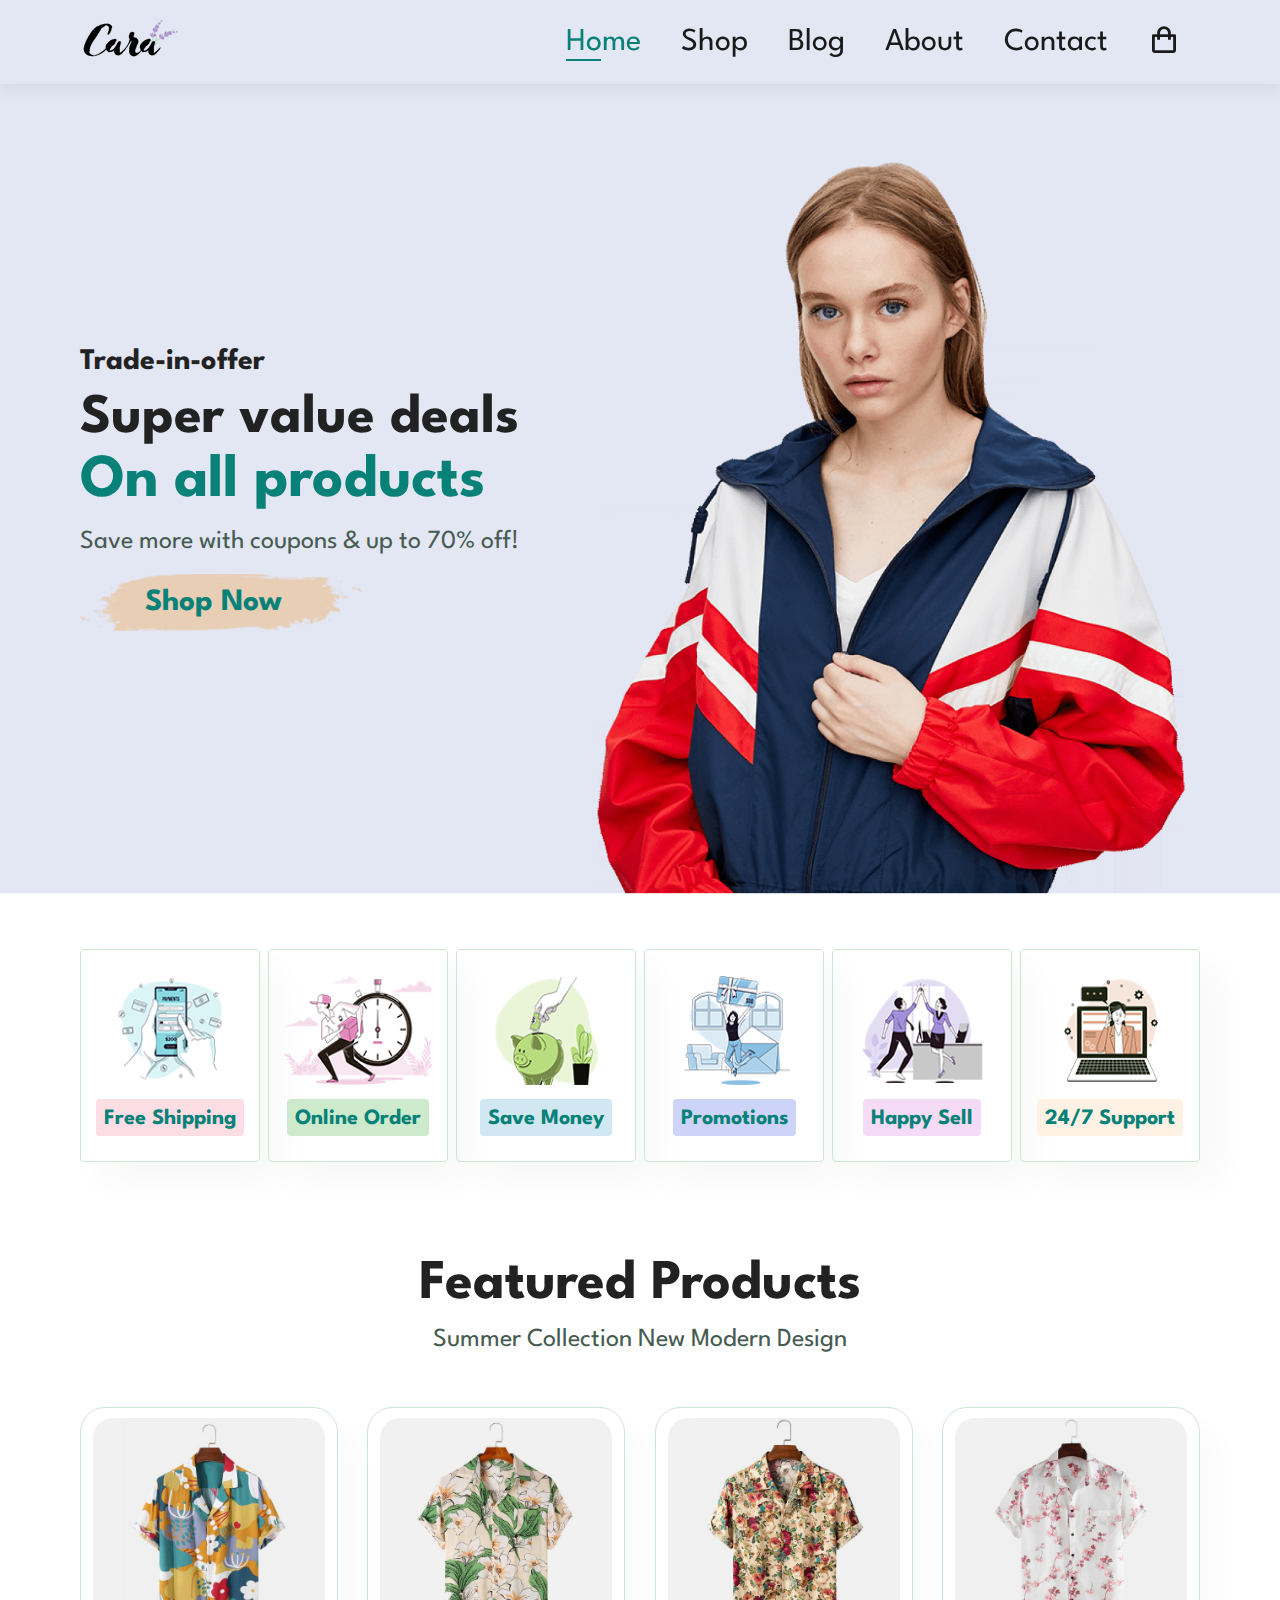
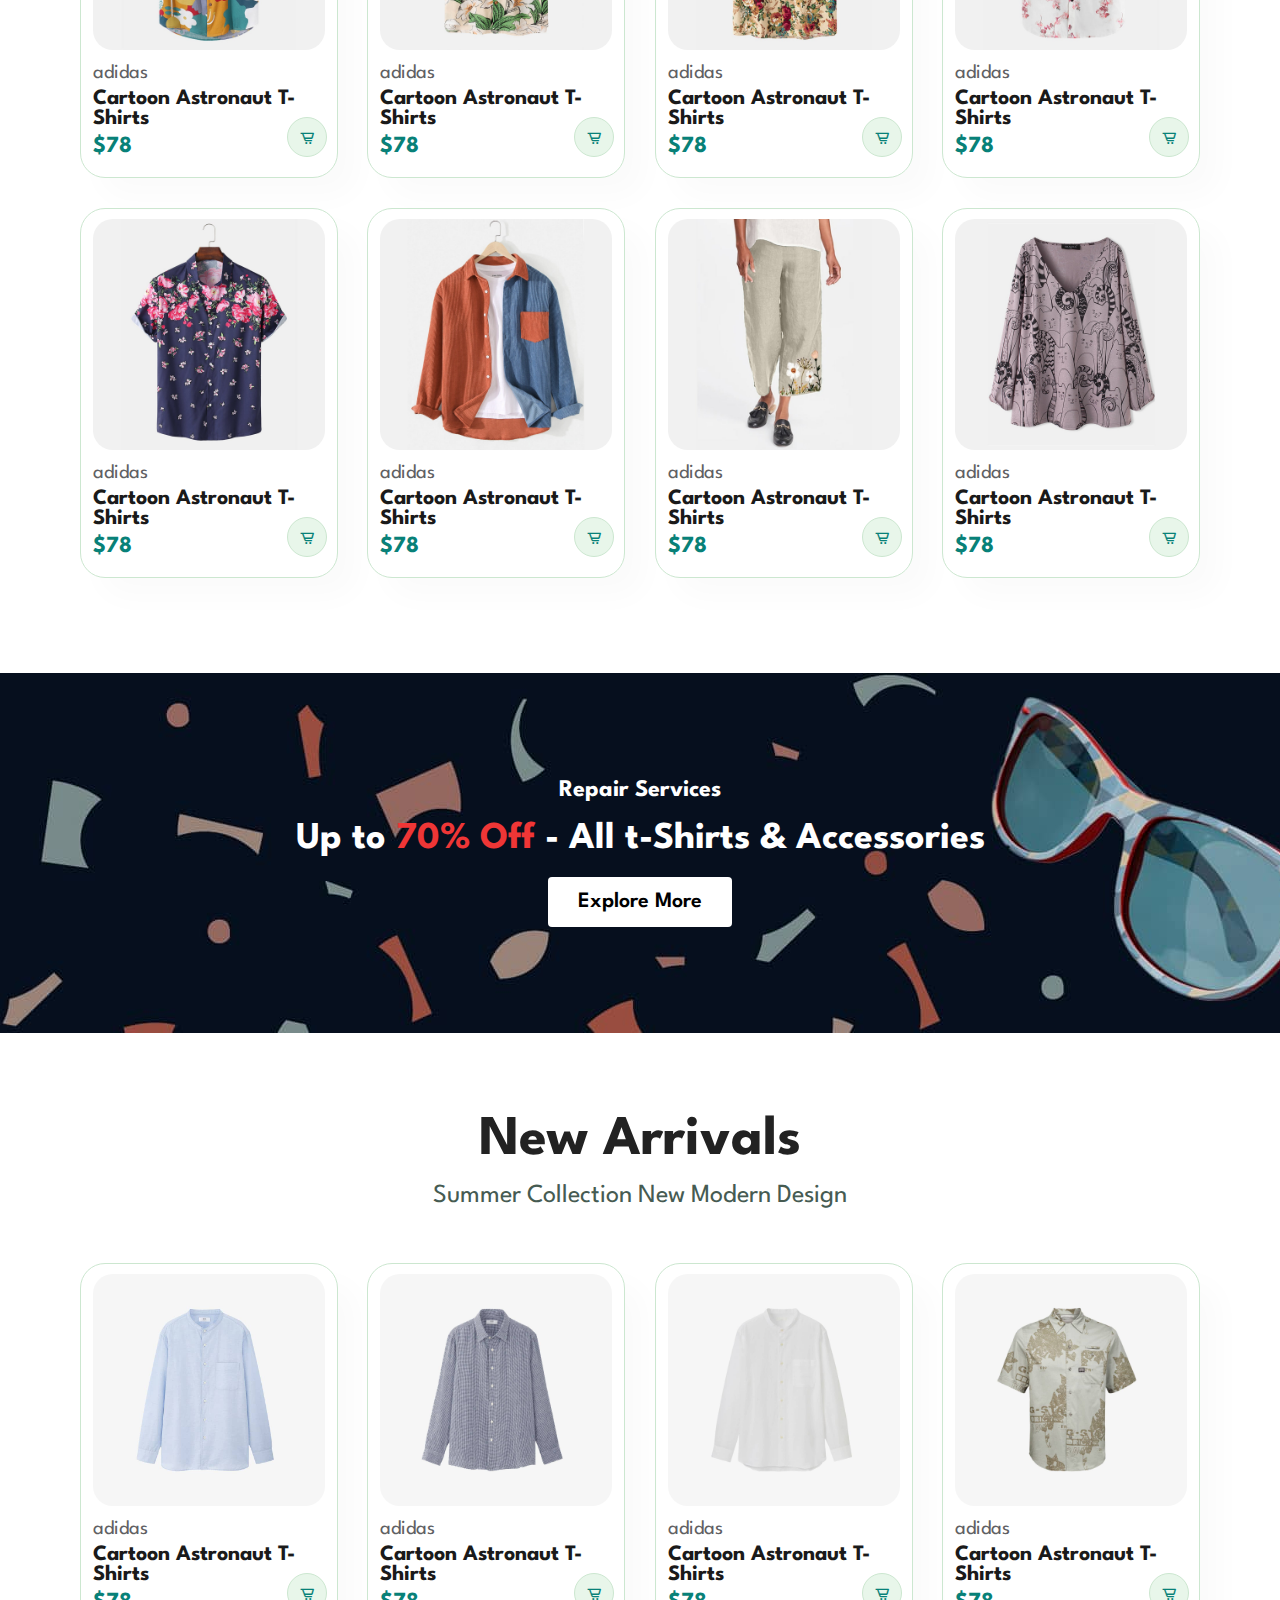
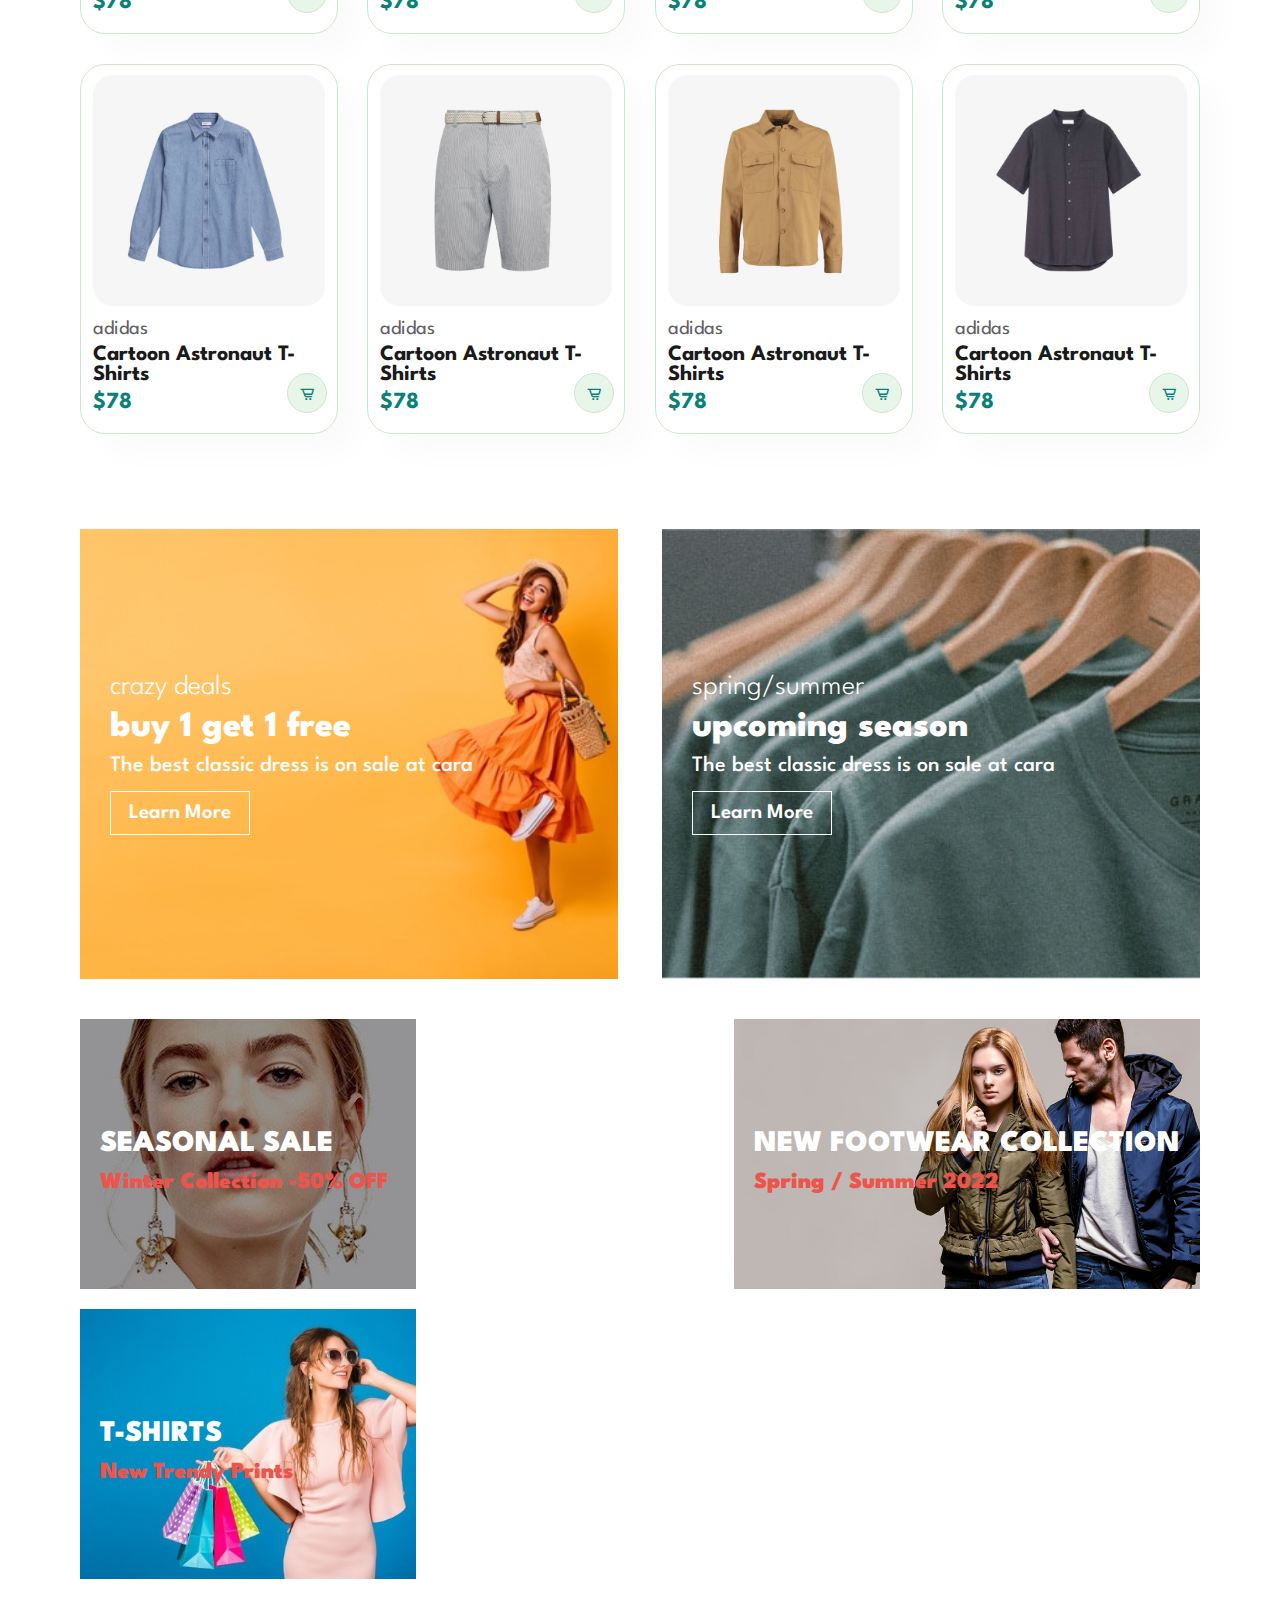
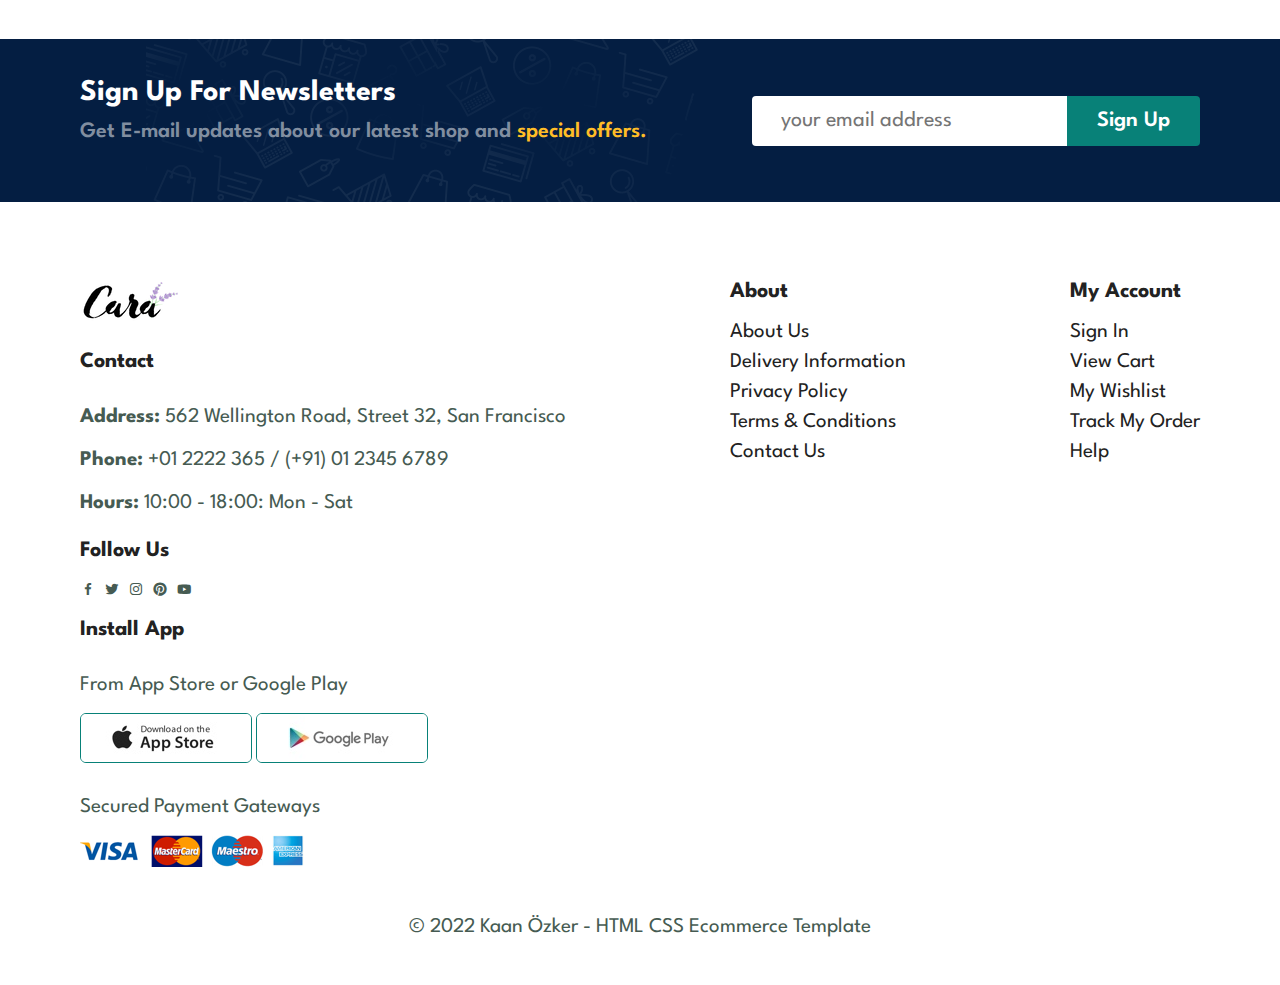
<file: index.html>
<!DOCTYPE html>
<html lang="en">
<head>
    <meta charset="UTF-8">
    <meta http-equiv="X-UA-Compatible" content="IE=edge">
    <meta name="viewport" content="width=device-width, initial-scale=1.0">
    <link rel="stylesheet" href="style.css">
    <link rel="stylesheet"
    href="https://unpkg.com/boxicons@latest/css/boxicons.min.css">
    <title>Ürün Kartı</title>
</head>
<body>
    <section id="header">
        <a href="#"><img src="img/logo.png" class="logo"></a>
        <div>
            <ul id="navbar">
                <li><a href="index.html" class="active">Home</a></li>
                <li><a href="shop.html">Shop</a></li>
                <li><a href="blog.html">Blog</a></li>
                <li><a href="about.html">About</a></li>
                <li><a href="contact.html">Contact</a></li>
                <li id="lg-bag"><a href="cart.html"><i class='bx bx-shopping-bag' ></i></a></li>
                <i class='bx bx-x' id="close"></i>
            </ul>
        </div>
        <div id="mobile">
            <a href="cart.html"><i class='bx bx-shopping-bag' ></i></a>
            <i id="bar" class='bx bx-menu'></i>
        </div>
    </section>
    <section id="hero">
        <h4>Trade-in-offer</h4>
        <h2>Super value deals</h2>
        <h1>On all products</h1>
        <p>Save more with coupons & up to 70% off!</p>
        <button type="button">Shop Now</button>
    </section>
    <section id="feature" class="section-p1">
        <div class="fe-box">
            <img src="img/features/f1.png">
            <h6>Free Shipping</h6>
        </div>
        <div class="fe-box">
            <img src="img/features/f2.png">
            <h6>Online Order</h6>
        </div>
        <div class="fe-box">
            <img src="img/features/f3.png">
            <h6>Save Money</h6>
        </div>
        <div class="fe-box">
            <img src="img/features/f4.png">
            <h6>Promotions</h6>
        </div>
        <div class="fe-box">
            <img src="img/features/f5.png">
            <h6>Happy Sell</h6>
        </div>
        <div class="fe-box">
            <img src="img/features/f6.png">
            <h6>24/7 Support</h6>
        </div>
    </section>
    <section id="product1" class="section-p1">
        <h2>Featured Products</h2>
        <p>Summer Collection New Modern Design</p>
        <div class="pro-container">
            <div class="pro">
                <img src="img/products/f1.jpg">
                <div class="des">
                    <span>adidas</span>
                    <h5>Cartoon Astronaut T-Shirts</h5>
                    <div class="star">
                        <i class="fa-solid fa-star"></i>
                        <i class="fa-solid fa-star"></i>
                        <i class="fa-solid fa-star"></i>
                        <i class="fa-solid fa-star"></i>
                        <i class="fa-solid fa-star"></i>
                    </div>
                    <h4>$78</h4>
                </div>
                <a href="#"><i class='bx bx-cart-alt'></i></a>
            </div>
            <div class="pro">
                <img src="img/products/f2.jpg">
                <div class="des">
                    <span>adidas</span>
                    <h5>Cartoon Astronaut T-Shirts</h5>
                    <div class="star">
                        <i class="fa-solid fa-star"></i>
                        <i class="fa-solid fa-star"></i>
                        <i class="fa-solid fa-star"></i>
                        <i class="fa-solid fa-star"></i>
                        <i class="fa-solid fa-star"></i>
                    </div>
                    <h4>$78</h4>
                </div>
                <a href="#"><i class='bx bx-cart-alt'></i></a>
            </div>
            <div class="pro">
                <img src="img/products/f3.jpg">
                <div class="des">
                    <span>adidas</span>
                    <h5>Cartoon Astronaut T-Shirts</h5>
                    <div class="star">
                        <i class="fa-solid fa-star"></i>
                        <i class="fa-solid fa-star"></i>
                        <i class="fa-solid fa-star"></i>
                        <i class="fa-solid fa-star"></i>
                        <i class="fa-solid fa-star"></i>
                    </div>
                    <h4>$78</h4>
                </div>
                <a href="#"><i class='bx bx-cart-alt'></i></a>
            </div>
            <div class="pro">
                <img src="img/products/f4.jpg">
                <div class="des">
                    <span>adidas</span>
                    <h5>Cartoon Astronaut T-Shirts</h5>
                    <div class="star">
                        <i class="fa-solid fa-star"></i>
                        <i class="fa-solid fa-star"></i>
                        <i class="fa-solid fa-star"></i>
                        <i class="fa-solid fa-star"></i>
                        <i class="fa-solid fa-star"></i>
                    </div>
                    <h4>$78</h4>
                </div>
                <a href="#"><i class='bx bx-cart-alt'></i></a>
            </div>
            <div class="pro">
                <img src="img/products/f5.jpg">
                <div class="des">
                    <span>adidas</span>
                    <h5>Cartoon Astronaut T-Shirts</h5>
                    <div class="star">
                        <i class="fa-solid fa-star"></i>
                        <i class="fa-solid fa-star"></i>
                        <i class="fa-solid fa-star"></i>
                        <i class="fa-solid fa-star"></i>
                        <i class="fa-solid fa-star"></i>
                    </div>
                    <h4>$78</h4>
                </div>
                <a href="#"><i class='bx bx-cart-alt'></i></a>
            </div>
            <div class="pro">
                <img src="img/products/f6.jpg">
                <div class="des">
                    <span>adidas</span>
                    <h5>Cartoon Astronaut T-Shirts</h5>
                    <div class="star">
                        <i class="fa-solid fa-star"></i>
                        <i class="fa-solid fa-star"></i>
                        <i class="fa-solid fa-star"></i>
                        <i class="fa-solid fa-star"></i>
                        <i class="fa-solid fa-star"></i>
                    </div>
                    <h4>$78</h4>
                </div>
                <a href="#"><i class='bx bx-cart-alt'></i></a>
            </div>
            <div class="pro">
                <img src="img/products/f7.jpg">
                <div class="des">
                    <span>adidas</span>
                    <h5>Cartoon Astronaut T-Shirts</h5>
                    <div class="star">
                        <i class="fa-solid fa-star"></i>
                        <i class="fa-solid fa-star"></i>
                        <i class="fa-solid fa-star"></i>
                        <i class="fa-solid fa-star"></i>
                        <i class="fa-solid fa-star"></i>
                    </div>
                    <h4>$78</h4>
                </div>
                <a href="#"><i class='bx bx-cart-alt'></i></a>
            </div>
            <div class="pro">
                <img src="img/products/f8.jpg">
                <div class="des">
                    <span>adidas</span>
                    <h5>Cartoon Astronaut T-Shirts</h5>
                    <div class="star">
                        <i class="fa-solid fa-star"></i>
                        <i class="fa-solid fa-star"></i>
                        <i class="fa-solid fa-star"></i>
                        <i class="fa-solid fa-star"></i>
                        <i class="fa-solid fa-star"></i>
                    </div>
                    <h4>$78</h4>
                </div>
                <a href="#"><i class='bx bx-cart-alt'></i></a>
            </div>
        </div>
    </section>
    <section id="banner" class="section-m1">
        <h4>Repair Services</h4>
        <h2>Up to <span>70% Off</span> - All t-Shirts & Accessories</h2>
        <button type="button" class="normal">Explore More</button>
    </section>
    <section id="product1" class="section-p1">
        <h2>New Arrivals</h2>
        <p>Summer Collection New Modern Design</p>
        <div class="pro-container">
            <div class="pro">
                <img src="img/products/n1.jpg">
                <div class="des">
                    <span>adidas</span>
                    <h5>Cartoon Astronaut T-Shirts</h5>
                    <div class="star">
                        <i class="fa-solid fa-star"></i>
                        <i class="fa-solid fa-star"></i>
                        <i class="fa-solid fa-star"></i>
                        <i class="fa-solid fa-star"></i>
                        <i class="fa-solid fa-star"></i>
                    </div>
                    <h4>$78</h4>
                </div>
                <a href="#"><i class='bx bx-cart-alt'></i></a>
            </div>
            <div class="pro">
                <img src="img/products/n2.jpg">
                <div class="des">
                    <span>adidas</span>
                    <h5>Cartoon Astronaut T-Shirts</h5>
                    <div class="star">
                        <i class="fa-solid fa-star"></i>
                        <i class="fa-solid fa-star"></i>
                        <i class="fa-solid fa-star"></i>
                        <i class="fa-solid fa-star"></i>
                        <i class="fa-solid fa-star"></i>
                    </div>
                    <h4>$78</h4>
                </div>
                <a href="#"><i class='bx bx-cart-alt'></i></a>
            </div>
            <div class="pro">
                <img src="img/products/n3.jpg">
                <div class="des">
                    <span>adidas</span>
                    <h5>Cartoon Astronaut T-Shirts</h5>
                    <div class="star">
                        <i class="fa-solid fa-star"></i>
                        <i class="fa-solid fa-star"></i>
                        <i class="fa-solid fa-star"></i>
                        <i class="fa-solid fa-star"></i>
                        <i class="fa-solid fa-star"></i>
                    </div>
                    <h4>$78</h4>
                </div>
                <a href="#"><i class='bx bx-cart-alt'></i></a>
            </div>
            <div class="pro">
                <img src="img/products/n4.jpg">
                <div class="des">
                    <span>adidas</span>
                    <h5>Cartoon Astronaut T-Shirts</h5>
                    <div class="star">
                        <i class="fa-solid fa-star"></i>
                        <i class="fa-solid fa-star"></i>
                        <i class="fa-solid fa-star"></i>
                        <i class="fa-solid fa-star"></i>
                        <i class="fa-solid fa-star"></i>
                    </div>
                    <h4>$78</h4>
                </div>
                <a href="#"><i class='bx bx-cart-alt'></i></a>
            </div>
            <div class="pro">
                <img src="img/products/n5.jpg">
                <div class="des">
                    <span>adidas</span>
                    <h5>Cartoon Astronaut T-Shirts</h5>
                    <div class="star">
                        <i class="fa-solid fa-star"></i>
                        <i class="fa-solid fa-star"></i>
                        <i class="fa-solid fa-star"></i>
                        <i class="fa-solid fa-star"></i>
                        <i class="fa-solid fa-star"></i>
                    </div>
                    <h4>$78</h4>
                </div>
                <a href="#"><i class='bx bx-cart-alt'></i></a>
            </div>
            <div class="pro">
                <img src="img/products/n6.jpg">
                <div class="des">
                    <span>adidas</span>
                    <h5>Cartoon Astronaut T-Shirts</h5>
                    <div class="star">
                        <i class="fa-solid fa-star"></i>
                        <i class="fa-solid fa-star"></i>
                        <i class="fa-solid fa-star"></i>
                        <i class="fa-solid fa-star"></i>
                        <i class="fa-solid fa-star"></i>
                    </div>
                    <h4>$78</h4>
                </div>
                <a href="#"><i class='bx bx-cart-alt'></i></a>
            </div>
            <div class="pro">
                <img src="img/products/n7.jpg">
                <div class="des">
                    <span>adidas</span>
                    <h5>Cartoon Astronaut T-Shirts</h5>
                    <div class="star">
                        <i class="fa-solid fa-star"></i>
                        <i class="fa-solid fa-star"></i>
                        <i class="fa-solid fa-star"></i>
                        <i class="fa-solid fa-star"></i>
                        <i class="fa-solid fa-star"></i>
                    </div>
                    <h4>$78</h4>
                </div>
                <a href="#"><i class='bx bx-cart-alt'></i></a>
            </div>
            <div class="pro">
                <img src="img/products/n8.jpg">
                <div class="des">
                    <span>adidas</span>
                    <h5>Cartoon Astronaut T-Shirts</h5>
                    <div class="star">
                        <i class="fa-solid fa-star"></i>
                        <i class="fa-solid fa-star"></i>
                        <i class="fa-solid fa-star"></i>
                        <i class="fa-solid fa-star"></i>
                        <i class="fa-solid fa-star"></i>
                    </div>
                    <h4>$78</h4>
                </div>
                <a href="#"><i class='bx bx-cart-alt'></i></a>
            </div>
        </div>
    </section>
    <section id="sm-banner" class="section-p1">
        <div class="banner-box">
            <h4>crazy deals</h4>
            <h2>buy 1 get 1 free</h2>
            <span>The best classic dress is on sale at cara</span>
            <button type="button" class="white">Learn More</button>
        </div>
        <div class="banner-box banner-box2">
            <h4>spring/summer</h4>
            <h2>upcoming season</h2>
            <span>The best classic dress is on sale at cara</span>
            <button type="button" class="white">Learn More</button>
        </div>
    </section>
    <section id="banner3">
        <div class="banner-box">
            <h2>SEASONAL SALE</h2>
            <h3>Winter Collection -50% OFF</h3>
        </div>
        <div class="banner-box banner-box2">
            <h2>NEW FOOTWEAR COLLECTION</h2>
            <h3>Spring / Summer 2022</h3>
        </div>
        <div class="banner-box banner-box3">
            <h2>T-SHIRTS</h2>
            <h3>New Trendy Prints</h3>
        </div>
    </section>
    <section id="newsletter" class="section-p1 section-m1">
        <div class="newstext">
            <h4>Sign Up For Newsletters</h4>
            <p>Get E-mail updates about our latest shop and <span>special offers.</span></p>
        </div>
        <div class="form">
            <input type="email" placeholder="your email address">
            <button type="button" class="normal">Sign Up</button>
        </div>
    </section>
    <footer class="section-p1">
        <div class="col">
            <img src="img/logo.png" class="logo">
            <h4>Contact</h4>
            <p><strong>Address:</strong> 562 Wellington Road, Street 32, San Francisco</p>
            <p><strong>Phone:</strong> +01 2222 365 / (+91) 01 2345 6789</p>
            <p><strong>Hours:</strong> 10:00 - 18:00: Mon - Sat</p>
            <div class="follow">
                <h4>Follow Us</h4>
                <div class="icon">
                    <i class='bx bxl-facebook' ></i>
                    <i class='bx bxl-twitter' ></i>
                    <i class='bx bxl-instagram' ></i>
                    <i class='bx bxl-pinterest' ></i>
                    <i class='bx bxl-youtube' ></i>
                </div>
            </div>
        </div>
        <div class="col">
            <h4>About</h4>
            <a href="#">About Us</a>
            <a href="#">Delivery Information</a>
            <a href="#">Privacy Policy</a>
            <a href="#">Terms & Conditions</a>
            <a href="#">Contact Us</a>
        </div>
        <div class="col">
            <h4>My Account</h4>
            <a href="#">Sign In</a>
            <a href="#">View Cart</a>
            <a href="#">My Wishlist</a>
            <a href="#">Track My Order</a>
            <a href="#">Help</a>
        </div>
        <div class="col install">
            <h4>Install App</h4>
            <p>From App Store or Google Play</p>
            <div class="row">
                <img src="img/pay/app.jpg">
                <img src="img/pay/play.jpg">
            </div>
            <p>Secured Payment Gateways</p>
            <img src="img/pay/pay.png">
        </div>
        <div class="copyright">
            <p>© 2022 Kaan Özker - HTML CSS Ecommerce Template</p>
        </div>
    </footer>
    <script src="app.js"></script>
</body>
</html>
</file>
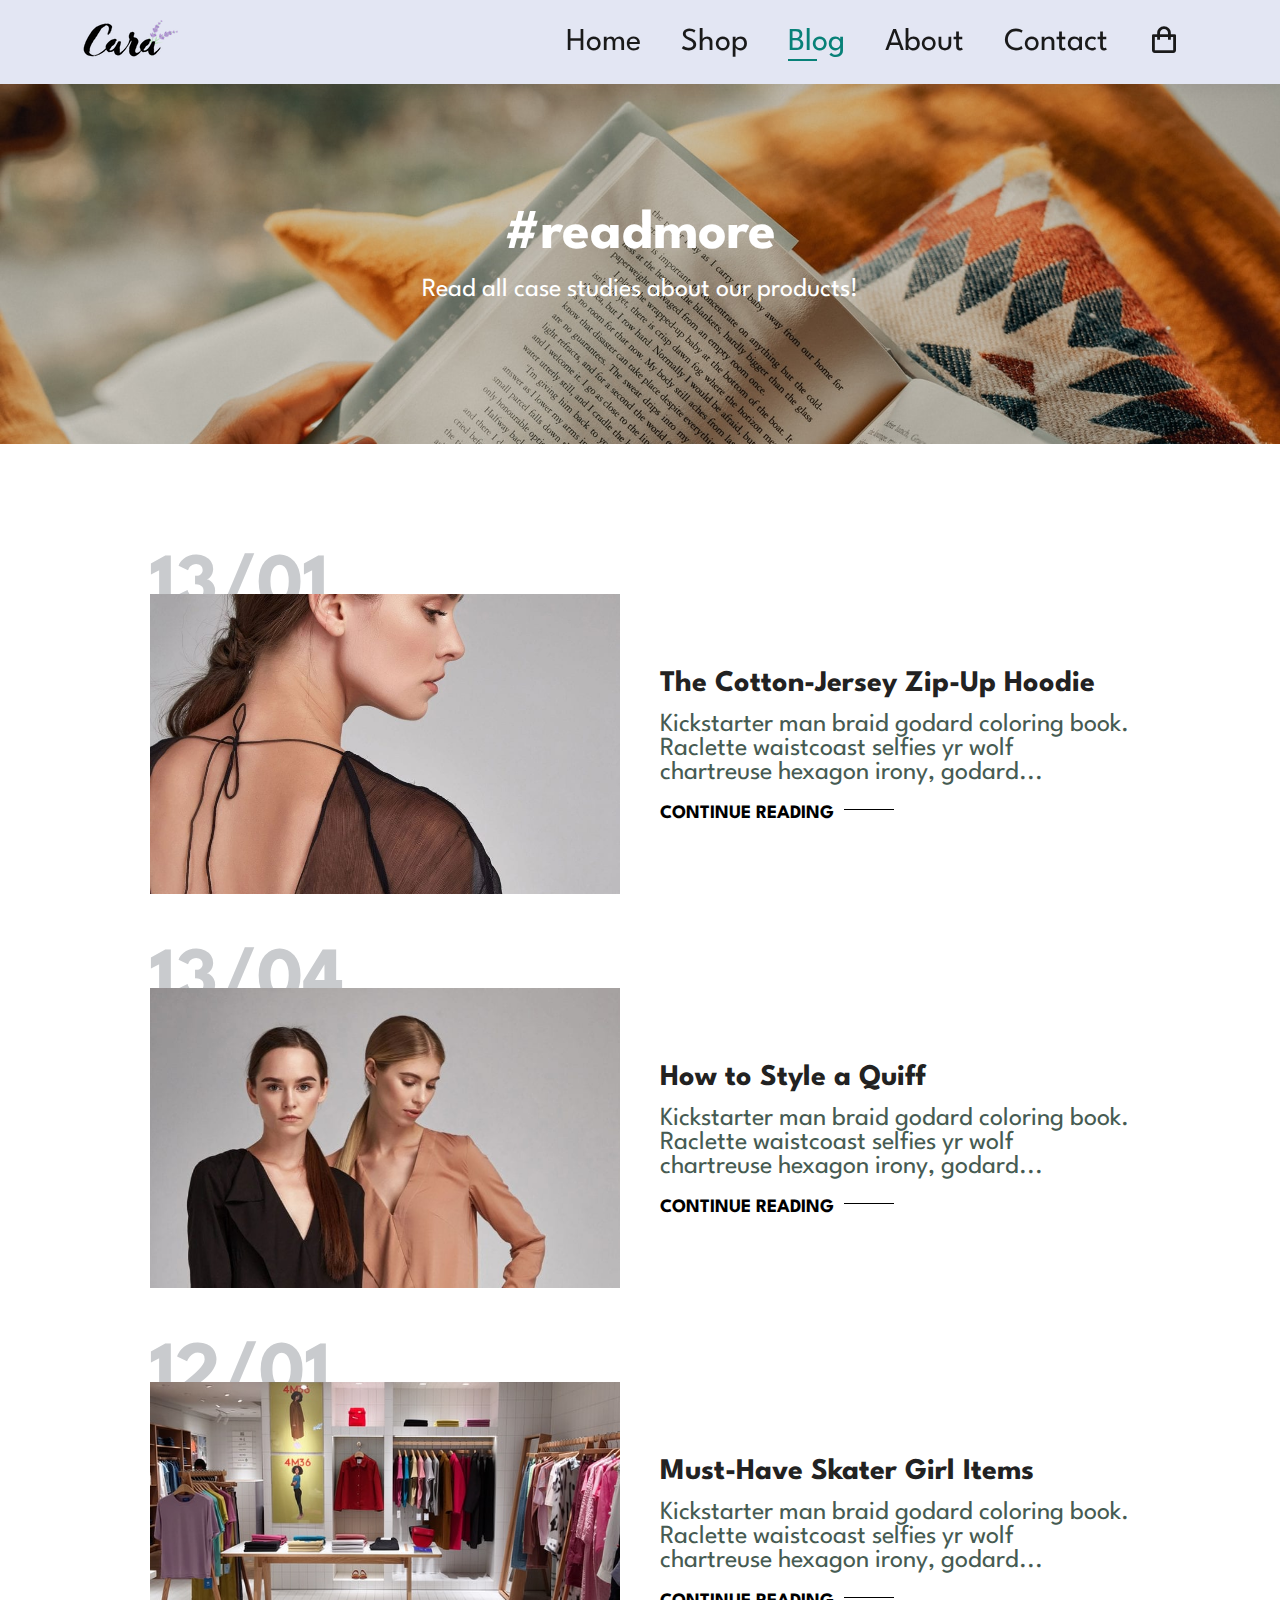
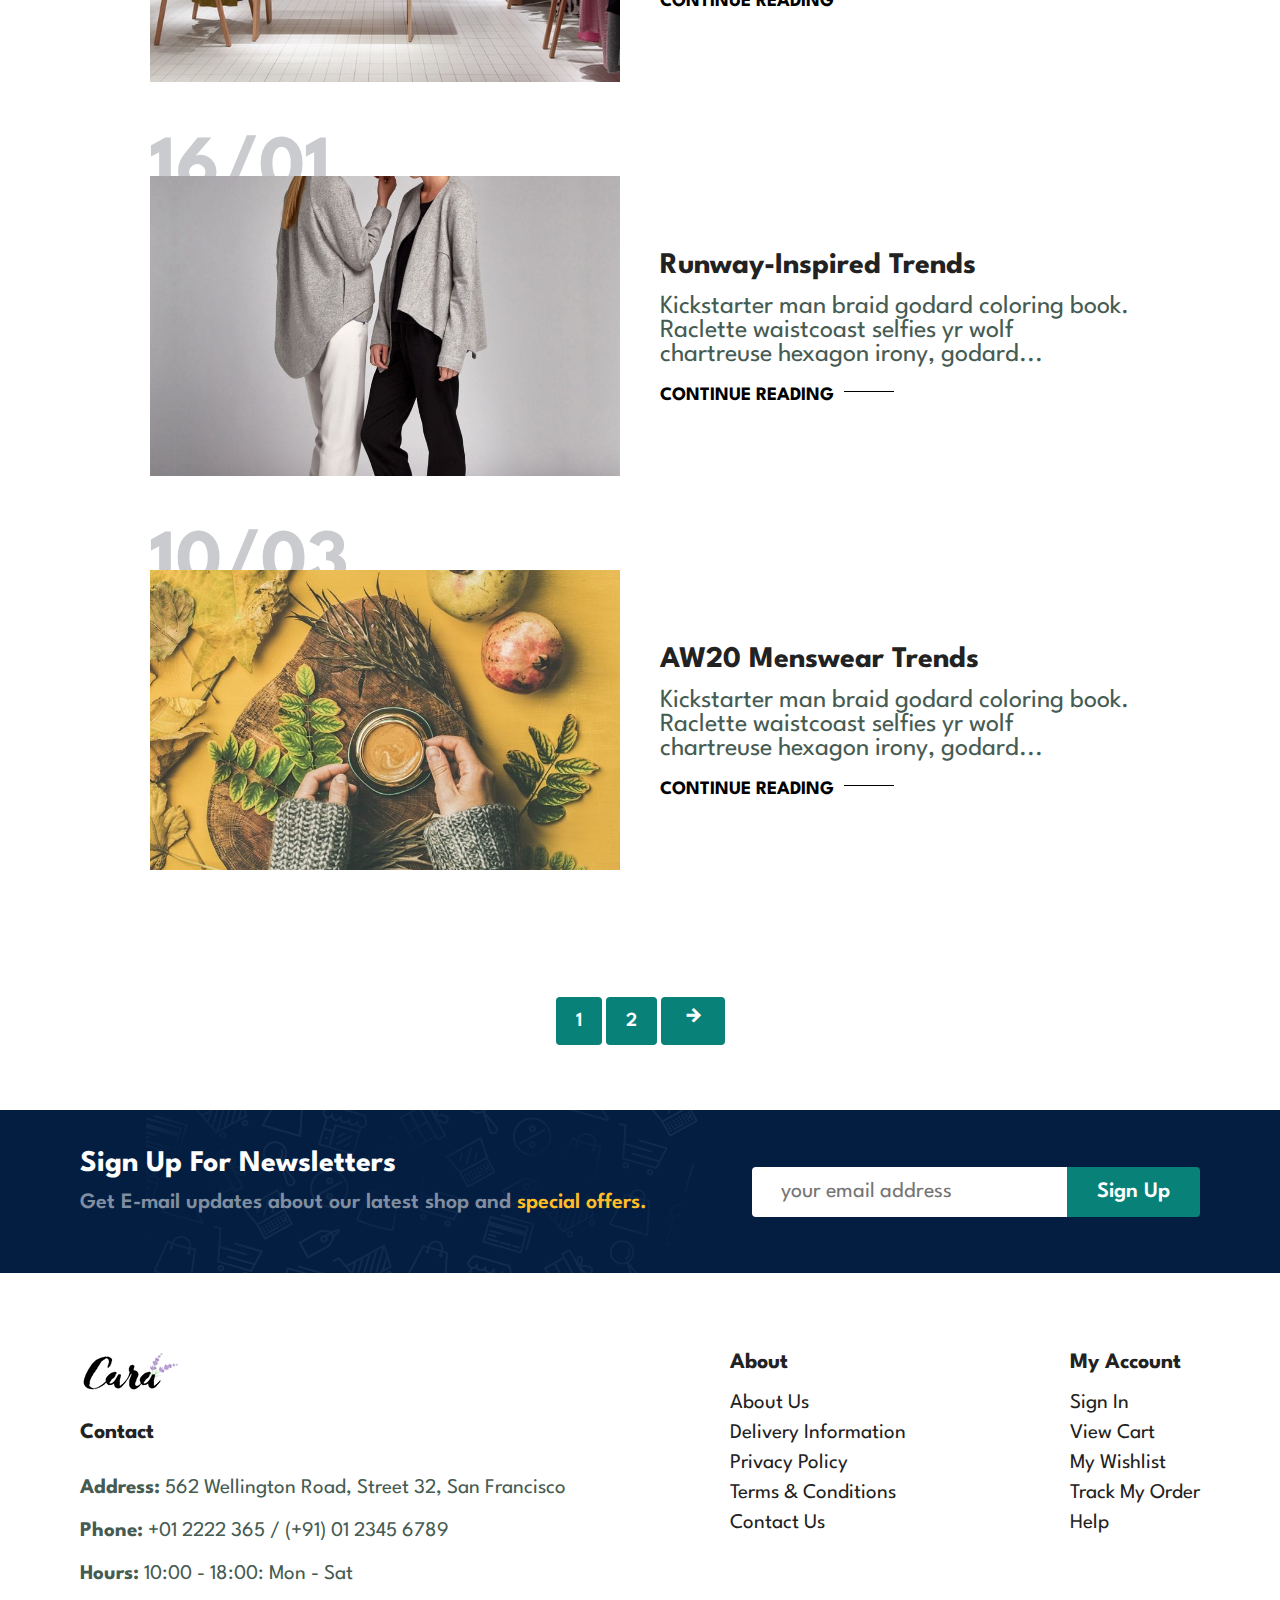
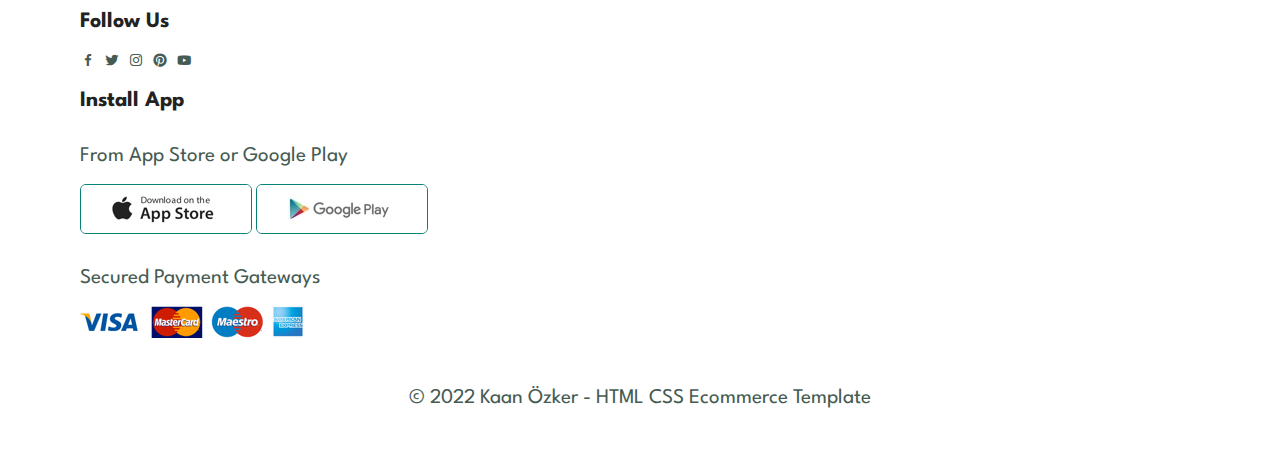
<file: blog.html>
<!DOCTYPE html>
<html lang="en">
<head>
    <meta charset="UTF-8">
    <meta http-equiv="X-UA-Compatible" content="IE=edge">
    <meta name="viewport" content="width=device-width, initial-scale=1.0">
    <link rel="stylesheet" href="style.css">
    <link rel="stylesheet"
    href="https://unpkg.com/boxicons@latest/css/boxicons.min.css">
    <title>Ürün Kartı</title>
</head>
<body>
    <section id="header">
        <a href="#"><img src="img/logo.png" class="logo"></a>
        <div>
            <ul id="navbar">
                <li><a href="index.html">Home</a></li>
                <li><a href="shop.html">Shop</a></li>
                <li><a href="blog.html" class="active">Blog</a></li>
                <li><a href="about.html">About</a></li>
                <li><a href="contact.html">Contact</a></li>
                <li id="lg-bag"><a href="cart.html"><i class='bx bx-shopping-bag' ></i></a></li>
                <i class='bx bx-x' id="close"></i>
            </ul>
        </div>
        <div id="mobile">
            <a href="cart.html"><i class='bx bx-shopping-bag' ></i></a>
            <i id="bar" class='bx bx-menu'></i>
        </div>
    </section>
    <section id="page-header" class="blog-header">
        <h2>#readmore</h2>
        <p>Read all case studies about our products!</p>
    </section>
    <section id="blog">
        <div class="blog-box">
            <div class="blog-img">
                <img src="img/blog/b1.jpg">
            </div>
            <div class="blog-details">
                <h4>The Cotton-Jersey Zip-Up Hoodie</h4>
                <p>Kickstarter man braid godard coloring book. Raclette waistcoast selfies yr wolf chartreuse hexagon irony, godard...</p>
                <a href="#">CONTINUE READING</a>
            </div>
            <h1>13/01</h1>
        </div>
        <div class="blog-box">
            <div class="blog-img">
                <img src="img/blog/b2.jpg">
            </div>
            <div class="blog-details">
                <h4>How to Style a Quiff</h4>
                <p>Kickstarter man braid godard coloring book. Raclette waistcoast selfies yr wolf chartreuse hexagon irony, godard...</p>
                <a href="#">CONTINUE READING</a>
            </div>
            <h1>13/04</h1>
        </div>
        <div class="blog-box">
            <div class="blog-img">
                <img src="img/blog/b3.jpg">
            </div>
            <div class="blog-details">
                <h4>Must-Have Skater Girl Items</h4>
                <p>Kickstarter man braid godard coloring book. Raclette waistcoast selfies yr wolf chartreuse hexagon irony, godard...</p>
                <a href="#">CONTINUE READING</a>
            </div>
            <h1>12/01</h1>
        </div>
        <div class="blog-box">
            <div class="blog-img">
                <img src="img/blog/b4.jpg">
            </div>
            <div class="blog-details">
                <h4>Runway-Inspired Trends</h4>
                <p>Kickstarter man braid godard coloring book. Raclette waistcoast selfies yr wolf chartreuse hexagon irony, godard...</p>
                <a href="#">CONTINUE READING</a>
            </div>
            <h1>16/01</h1>
        </div>
        <div class="blog-box">
            <div class="blog-img">
                <img src="img/blog/b6.jpg">
            </div>
            <div class="blog-details">
                <h4>AW20 Menswear Trends</h4>
                <p>Kickstarter man braid godard coloring book. Raclette waistcoast selfies yr wolf chartreuse hexagon irony, godard...</p>
                <a href="#">CONTINUE READING</a>
            </div>
            <h1>10/03</h1>
        </div>
    </section>
    <section id="pagination" class="section-p1">
        <a href="#">1</a>
        <a href="#">2</a>
        <a href="#"><i class='bx bx-right-arrow-alt' ></i></a>
    </section>
    <section id="newsletter" class="section-p1 section-m1">
        <div class="newstext">
            <h4>Sign Up For Newsletters</h4>
            <p>Get E-mail updates about our latest shop and <span>special offers.</span></p>
        </div>
        <div class="form">
            <input type="email" placeholder="your email address">
            <button type="button" class="normal">Sign Up</button>
        </div>
    </section>
    <footer class="section-p1">
        <div class="col">
            <img src="img/logo.png" class="logo">
            <h4>Contact</h4>
            <p><strong>Address:</strong> 562 Wellington Road, Street 32, San Francisco</p>
            <p><strong>Phone:</strong> +01 2222 365 / (+91) 01 2345 6789</p>
            <p><strong>Hours:</strong> 10:00 - 18:00: Mon - Sat</p>
            <div class="follow">
                <h4>Follow Us</h4>
                <div class="icon">
                    <i class='bx bxl-facebook' ></i>
                    <i class='bx bxl-twitter' ></i>
                    <i class='bx bxl-instagram' ></i>
                    <i class='bx bxl-pinterest' ></i>
                    <i class='bx bxl-youtube' ></i>
                </div>
            </div>
        </div>
        <div class="col">
            <h4>About</h4>
            <a href="#">About Us</a>
            <a href="#">Delivery Information</a>
            <a href="#">Privacy Policy</a>
            <a href="#">Terms & Conditions</a>
            <a href="#">Contact Us</a>
        </div>
        <div class="col">
            <h4>My Account</h4>
            <a href="#">Sign In</a>
            <a href="#">View Cart</a>
            <a href="#">My Wishlist</a>
            <a href="#">Track My Order</a>
            <a href="#">Help</a>
        </div>
        <div class="col install">
            <h4>Install App</h4>
            <p>From App Store or Google Play</p>
            <div class="row">
                <img src="img/pay/app.jpg">
                <img src="img/pay/play.jpg">
            </div>
            <p>Secured Payment Gateways</p>
            <img src="img/pay/pay.png">
        </div>
        <div class="copyright">
            <p>© 2022 Kaan Özker - HTML CSS Ecommerce Template</p>
        </div>
    </footer>
    <script src="app.js"></script>
</body>
</html>
</file>
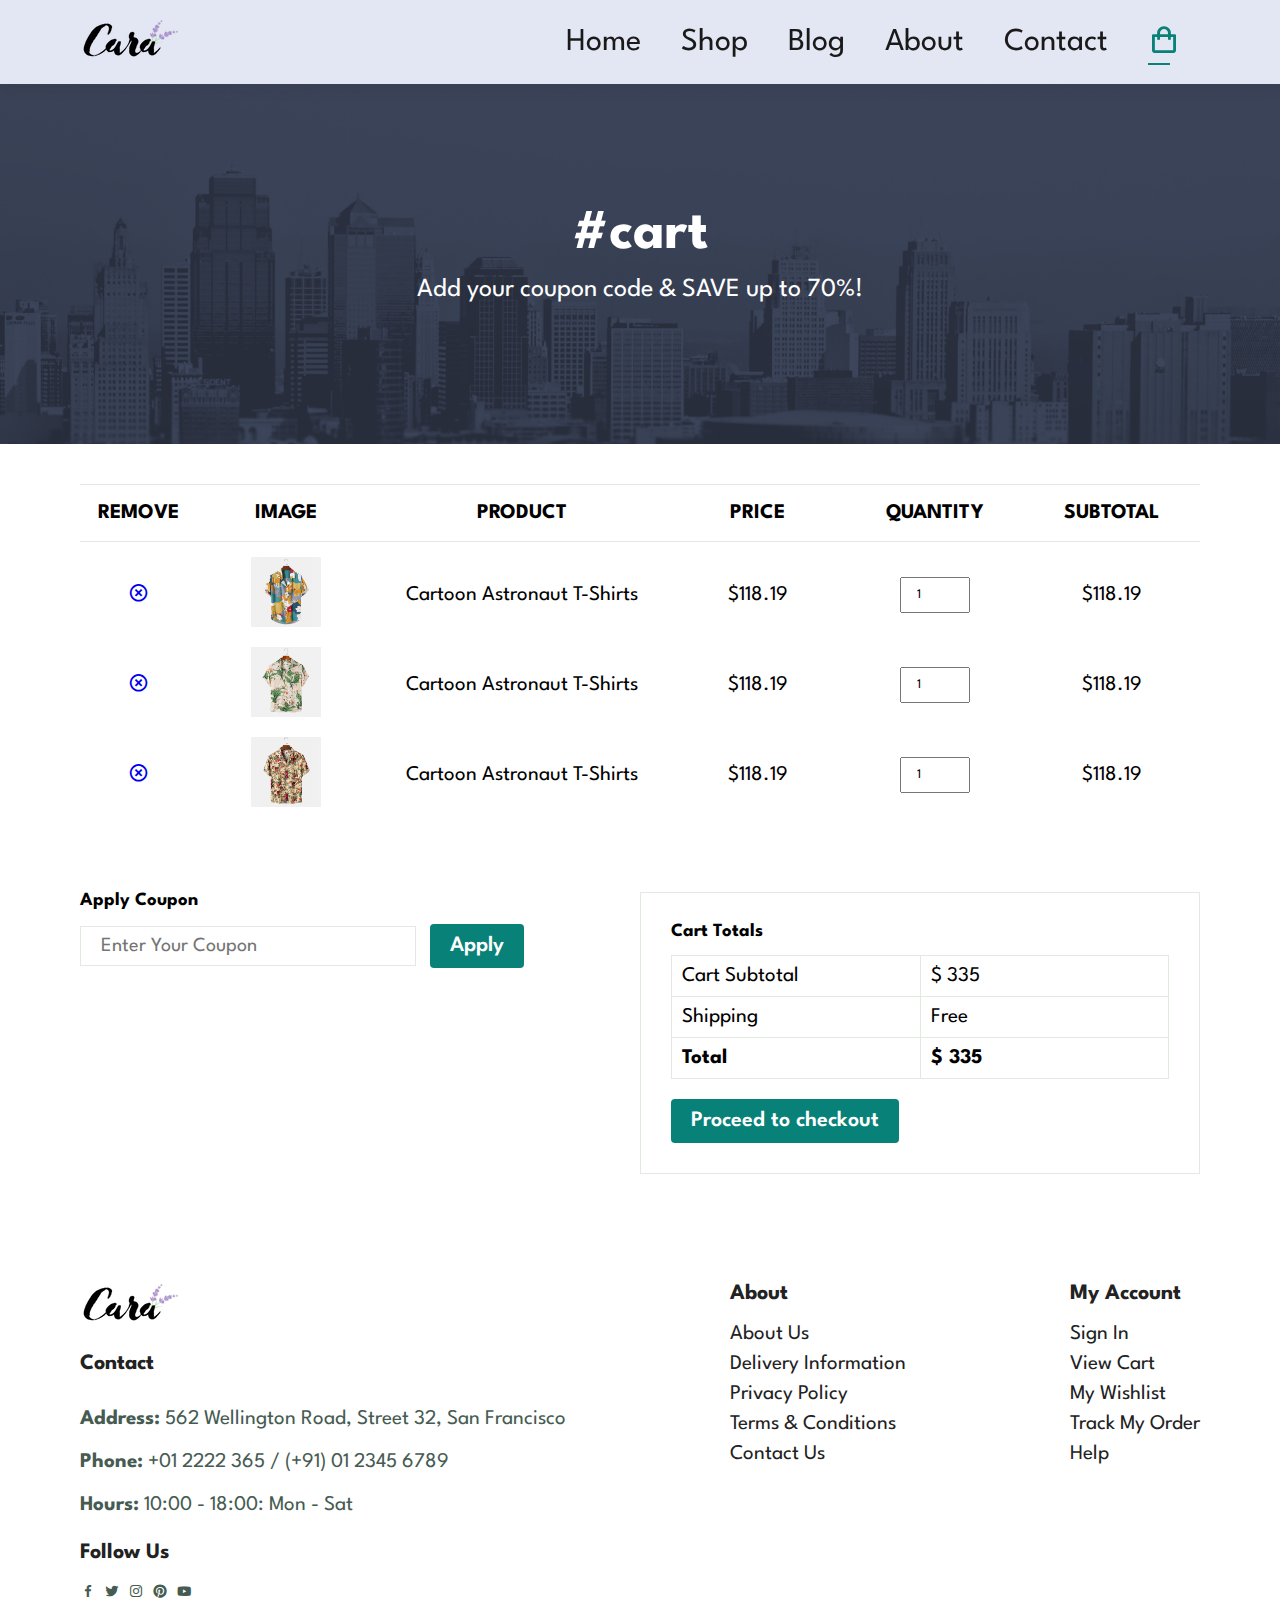
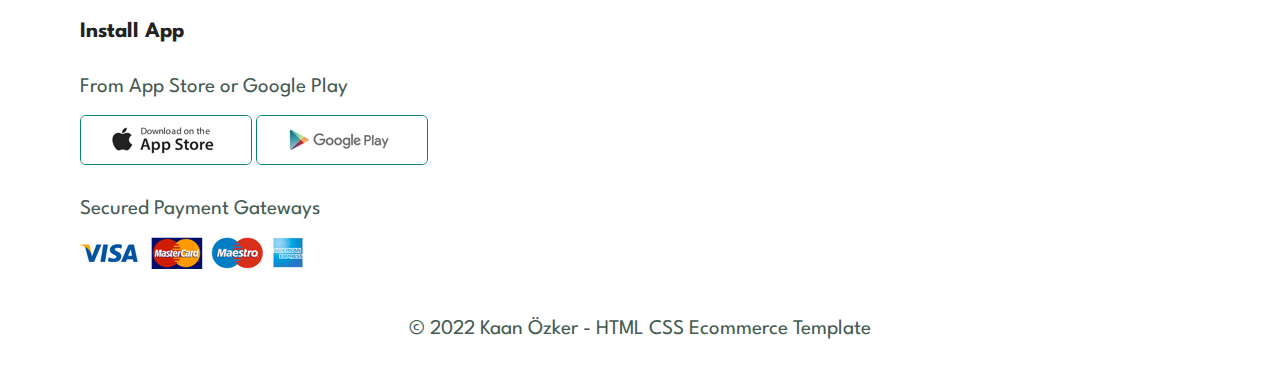
<file: cart.html>
<!DOCTYPE html>
<html lang="en">
<head>
    <meta charset="UTF-8">
    <meta http-equiv="X-UA-Compatible" content="IE=edge">
    <meta name="viewport" content="width=device-width, initial-scale=1.0">
    <link rel="stylesheet" href="style.css">
    <link rel="stylesheet"
    href="https://unpkg.com/boxicons@latest/css/boxicons.min.css">
    <title>Ürün Kartı</title>
</head>
<body>
    <section id="header">
        <a href="#"><img src="img/logo.png" class="logo"></a>
        <div>
            <ul id="navbar">
                <li><a href="index.html">Home</a></li>
                <li><a href="shop.html">Shop</a></li>
                <li><a href="blog.html">Blog</a></li>
                <li><a href="about.html">About</a></li>
                <li><a href="contact.html">Contact</a></li>
                <li id="lg-bag"><a href="cart.html" class="active"><i class='bx bx-shopping-bag' ></i></a></li>
                <i class='bx bx-x' id="close"></i>
            </ul>
        </div>
        <div id="mobile">
            <a href="cart.html"><i class='bx bx-shopping-bag' ></i></a>
            <i id="bar" class='bx bx-menu'></i>
        </div>
    </section>
    <section id="page-header" class="about-header">
        <h2>#cart</h2>
        <p>Add your coupon code & SAVE up to 70%!</p>
    </section>
    <section id="cart" class="section-p1">
        <table width="100%">
            <thead>
                <tr>
                    <td>Remove</td>
                    <td>Image</td>
                    <td>Product</td>
                    <td>Price</td>
                    <td>Quantity</td>
                    <td>Subtotal</td>
                </tr>
            </thead>
            <tbody>
                <tr>
                    <td><a href="#"><i class='bx bx-x-circle'></i></a></td>
                    <td><img src="img/products/f1.jpg"></td>
                    <td>Cartoon Astronaut T-Shirts</td>
                    <td>$118.19</td>
                    <td><input type="number" value="1"></td>
                    <td>$118.19</td>
                </tr>
                <tr>
                    <td><a href="#"><i class='bx bx-x-circle'></i></a></td>
                    <td><img src="img/products/f2.jpg"></td>
                    <td>Cartoon Astronaut T-Shirts</td>
                    <td>$118.19</td>
                    <td><input type="number" value="1"></td>
                    <td>$118.19</td>
                </tr>
                <tr>
                    <td><a href="#"><i class='bx bx-x-circle'></i></a></td>
                    <td><img src="img/products/f3.jpg"></td>
                    <td>Cartoon Astronaut T-Shirts</td>
                    <td>$118.19</td>
                    <td><input type="number" value="1"></td>
                    <td>$118.19</td>
                </tr>
            </tbody>
        </table>
    </section>
    <section id="cart-add" class="section-p1">
        <div id="coupon">
            <h3>Apply Coupon</h3>
            <input type="text" placeholder="Enter Your Coupon">
            <button class="normal">Apply</button>
        </div>
        <div id="subtotal">
            <h3>Cart Totals</h3>
            <table>
                <tr>
                    <td>Cart Subtotal</td>
                    <td>$ 335</td>
                </tr>
                <tr>
                    <td>Shipping</td>
                    <td>Free</td>
                </tr>
                <tr>
                    <td><strong>Total</strong></td>
                    <td><strong>$ 335</strong></td>
                </tr>
            </table>
            <button class="normal">Proceed to checkout</button>
        </div>
    </section>
    <footer class="section-p1">
        <div class="col">
            <img src="img/logo.png" class="logo">
            <h4>Contact</h4>
            <p><strong>Address:</strong> 562 Wellington Road, Street 32, San Francisco</p>
            <p><strong>Phone:</strong> +01 2222 365 / (+91) 01 2345 6789</p>
            <p><strong>Hours:</strong> 10:00 - 18:00: Mon - Sat</p>
            <div class="follow">
                <h4>Follow Us</h4>
                <div class="icon">
                    <i class='bx bxl-facebook' ></i>
                    <i class='bx bxl-twitter' ></i>
                    <i class='bx bxl-instagram' ></i>
                    <i class='bx bxl-pinterest' ></i>
                    <i class='bx bxl-youtube' ></i>
                </div>
            </div>
        </div>
        <div class="col">
            <h4>About</h4>
            <a href="#">About Us</a>
            <a href="#">Delivery Information</a>
            <a href="#">Privacy Policy</a>
            <a href="#">Terms & Conditions</a>
            <a href="#">Contact Us</a>
        </div>
        <div class="col">
            <h4>My Account</h4>
            <a href="#">Sign In</a>
            <a href="#">View Cart</a>
            <a href="#">My Wishlist</a>
            <a href="#">Track My Order</a>
            <a href="#">Help</a>
        </div>
        <div class="col install">
            <h4>Install App</h4>
            <p>From App Store or Google Play</p>
            <div class="row">
                <img src="img/pay/app.jpg">
                <img src="img/pay/play.jpg">
            </div>
            <p>Secured Payment Gateways</p>
            <img src="img/pay/pay.png">
        </div>
        <div class="copyright">
            <p>© 2022 Kaan Özker - HTML CSS Ecommerce Template</p>
        </div>
    </footer>
    <script src="app.js"></script>
</body>
</html>
</file>
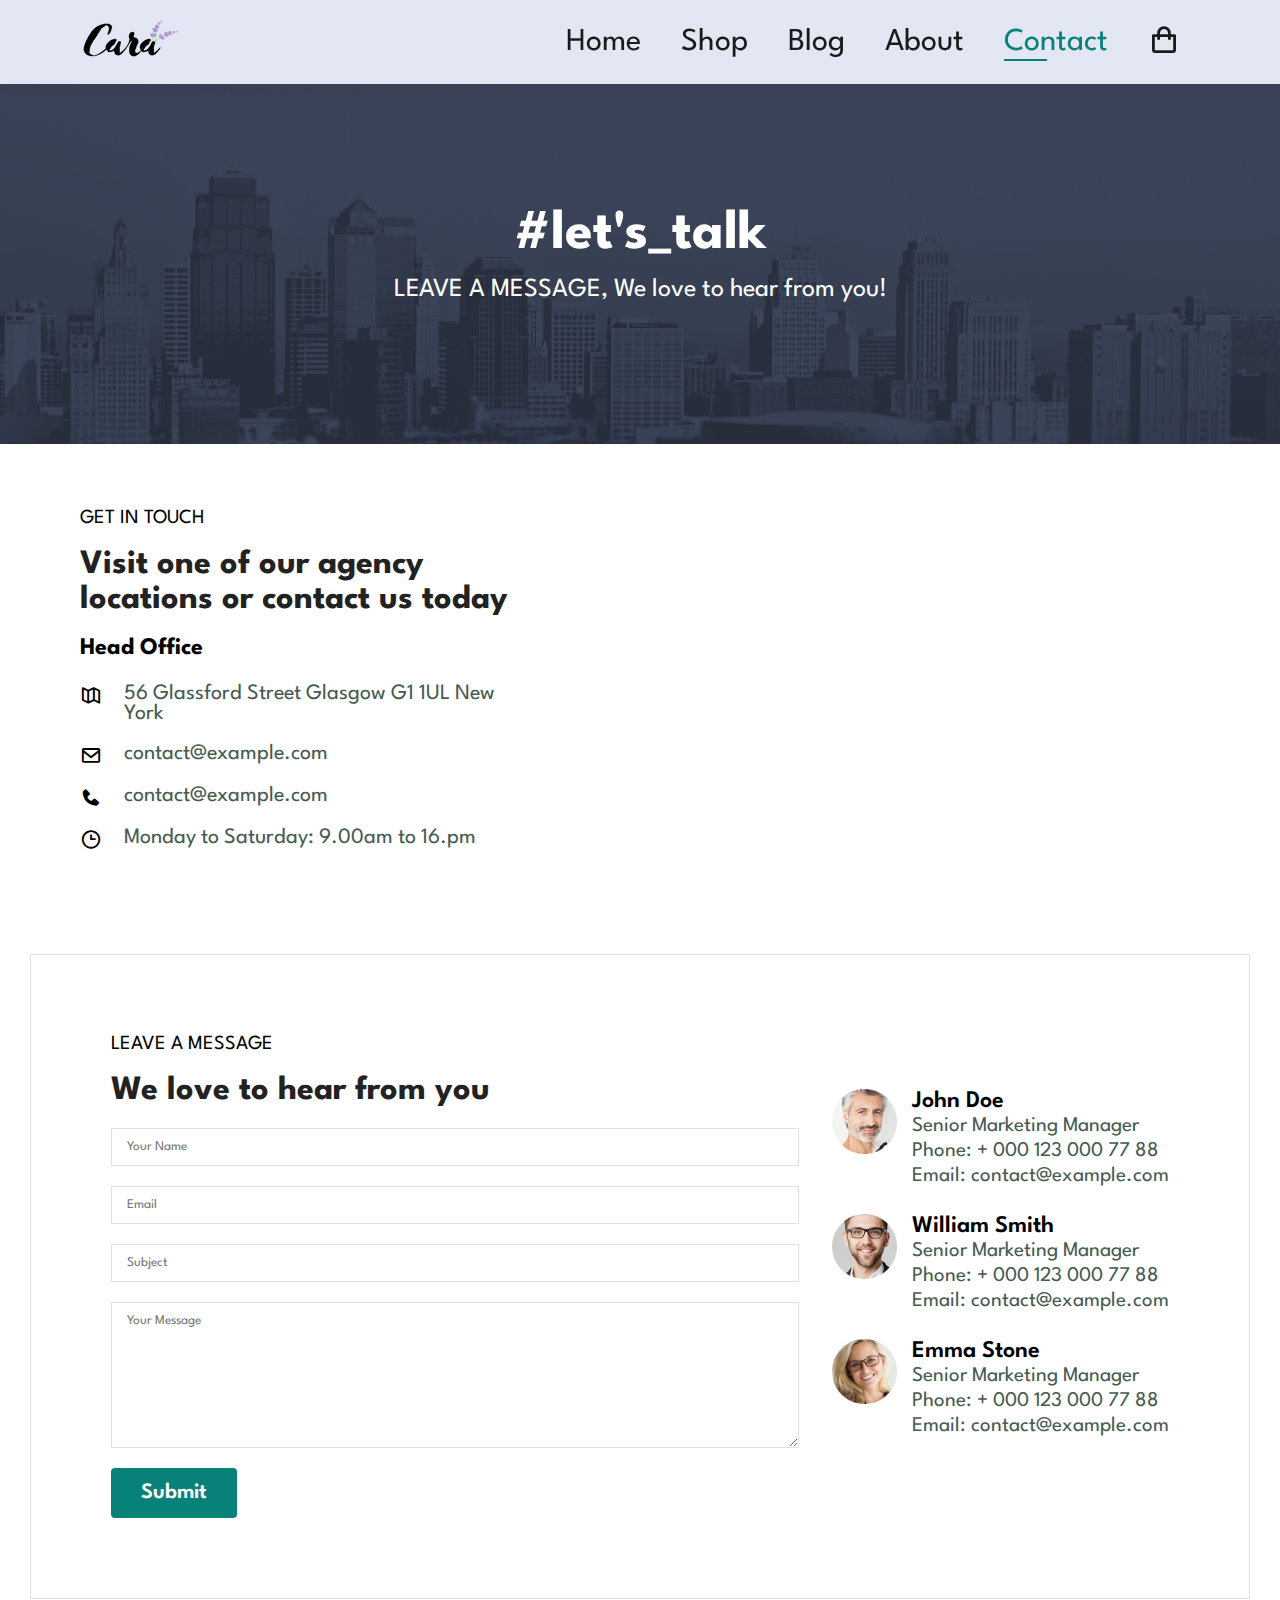
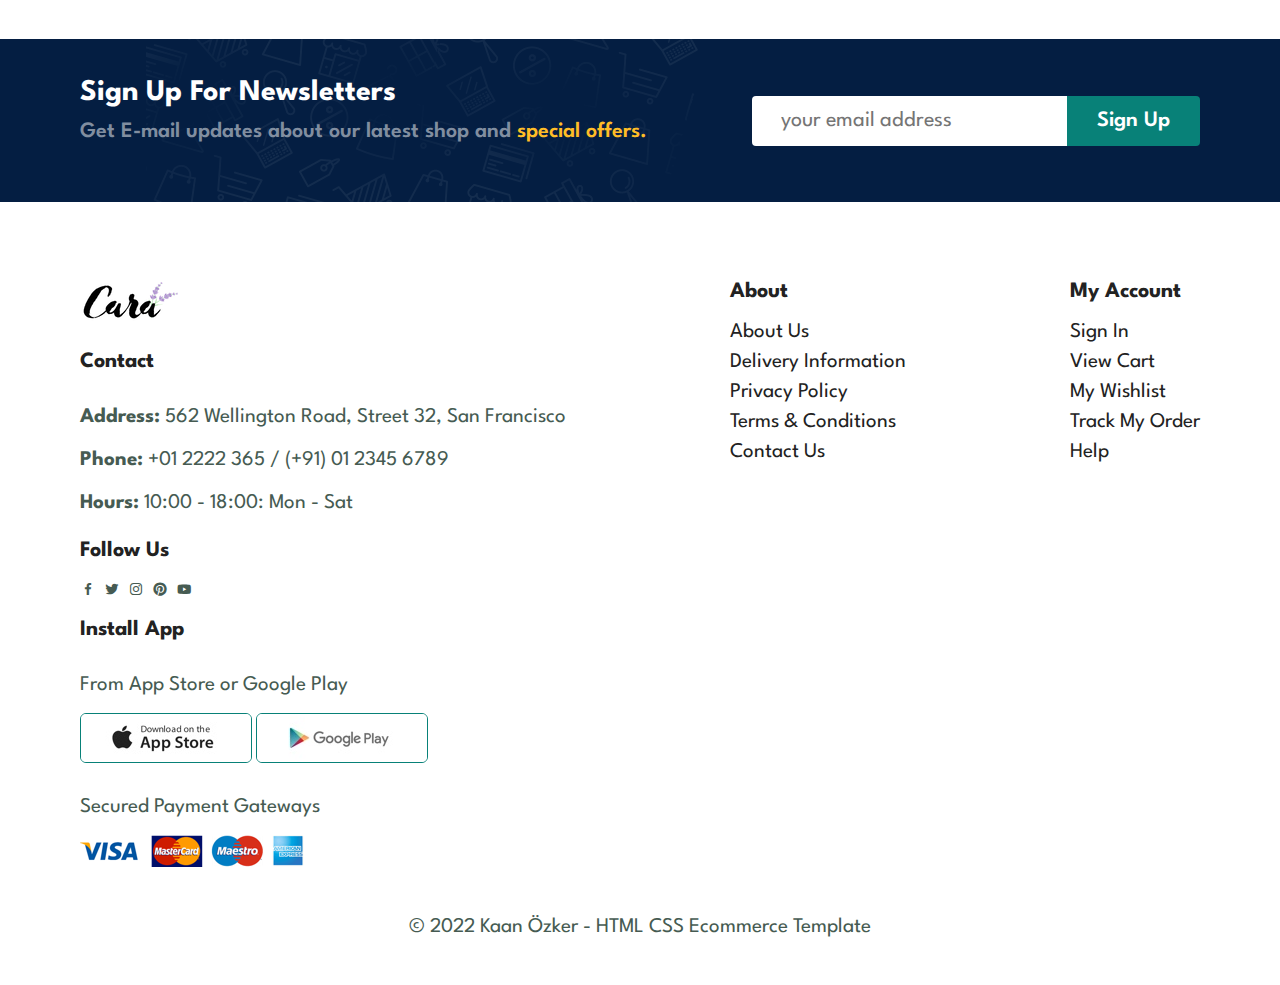
<file: contact.html>
<!DOCTYPE html>
<html lang="en">
<head>
    <meta charset="UTF-8">
    <meta http-equiv="X-UA-Compatible" content="IE=edge">
    <meta name="viewport" content="width=device-width, initial-scale=1.0">
    <link rel="stylesheet" href="style.css">
    <link rel="stylesheet"
    href="https://unpkg.com/boxicons@latest/css/boxicons.min.css">
    <title>Ürün Kartı</title>
</head>
<body>
    <section id="header">
        <a href="#"><img src="img/logo.png" class="logo"></a>
        <div>
            <ul id="navbar">
                <li><a href="index.html">Home</a></li>
                <li><a href="shop.html">Shop</a></li>
                <li><a href="blog.html">Blog</a></li>
                <li><a href="about.html">About</a></li>
                <li><a href="contact.html" class="active">Contact</a></li>
                <li id="lg-bag"><a href="cart.html"><i class='bx bx-shopping-bag' ></i></a></li>
                <i class='bx bx-x' id="close"></i>
            </ul>
        </div>
        <div id="mobile">
            <a href="cart.html"><i class='bx bx-shopping-bag' ></i></a>
            <i id="bar" class='bx bx-menu'></i>
        </div>
    </section>
    <section id="page-header" class="about-header">
        <h2>#let's_talk</h2>
        <p>LEAVE A MESSAGE, We love to hear from you!</p>
    </section>
    <section id="contact-details" class="section-p1">
        <div class="details">
            <span>GET IN TOUCH</span>
            <h2>Visit one of our agency locations or contact us today</h2>
            <h3>Head Office</h3>
            <ul>
                <li>
                    <i class='bx bx-map-alt' ></i>
                    <p>56 Glassford Street Glasgow G1 1UL New York</p>
                </li>
                <li>
                    <i class='bx bx-envelope ' ></i>
                    <p>contact@example.com</p>
                </li>
                <li>
                    <i class='bx bxs-phone' ></i>
                    <p>contact@example.com</p>
                </li>
                <li>
                    <i class='bx bx-time' ></i>
                    <p>Monday to Saturday: 9.00am to 16.pm</p>
                </li>
            </ul>
        </div>
        <div class="map">
            <iframe src="https://www.google.com/maps/embed?pb=!1m18!1m12!1m3!1d2469.8089841344945!2d-1.2565554842535716!3d51.754816379676534!2m3!1f0!2f0!3f0!3m2!1i1024!2i768!4f13.1!3m3!1m2!1s0x4876c6a9ef8c485b%3A0xd2ff1883a001afed!2sOxford%20%C3%9Cniversitesi!5e0!3m2!1str!2str!4v1651154514814!5m2!1str!2str" width="600" height="450" style="border:0;" allowfullscreen="" loading="lazy" referrerpolicy="no-referrer-when-downgrade"></iframe>
        </div>
    </section>
    <section id="form-details">
        <form action="">
            <span>LEAVE A MESSAGE</span>
            <h2>We love to hear from you</h2>
            <input type="text" placeholder="Your Name">
            <input type="email" placeholder="Email">
            <input type="text" placeholder="Subject">
            <textarea name="" id="" cols="30" rows="10" placeholder="Your Message"></textarea>
            <button type="submit" class="normal">Submit</button>
        </form>
        <div class="people">
            <div>
                <img src="img/people/1.png">
                <p><span>John Doe</span> Senior Marketing Manager <br> Phone: +  000 123 000 77 88 <br> Email: contact@example.com</p>
            </div>
            <div>
                <img src="img/people/2.png">
                <p><span>William Smith</span> Senior Marketing Manager <br> Phone: +  000 123 000 77 88 <br> Email: contact@example.com</p>
            </div>
            <div>
                <img src="img/people/3.png">
                <p><span>Emma Stone</span> Senior Marketing Manager <br> Phone: +  000 123 000 77 88 <br> Email: contact@example.com</p>
            </div>
        </div>
    </section>
    <section id="newsletter" class="section-p1 section-m1">
        <div class="newstext">
            <h4>Sign Up For Newsletters</h4>
            <p>Get E-mail updates about our latest shop and <span>special offers.</span></p>
        </div>
        <div class="form">
            <input type="email" placeholder="your email address">
            <button type="button" class="normal">Sign Up</button>
        </div>
    </section>
    <footer class="section-p1">
        <div class="col">
            <img src="img/logo.png" class="logo">
            <h4>Contact</h4>
            <p><strong>Address:</strong> 562 Wellington Road, Street 32, San Francisco</p>
            <p><strong>Phone:</strong> +01 2222 365 / (+91) 01 2345 6789</p>
            <p><strong>Hours:</strong> 10:00 - 18:00: Mon - Sat</p>
            <div class="follow">
                <h4>Follow Us</h4>
                <div class="icon">
                    <i class='bx bxl-facebook' ></i>
                    <i class='bx bxl-twitter' ></i>
                    <i class='bx bxl-instagram' ></i>
                    <i class='bx bxl-pinterest' ></i>
                    <i class='bx bxl-youtube' ></i>
                </div>
            </div>
        </div>
        <div class="col">
            <h4>About</h4>
            <a href="#">About Us</a>
            <a href="#">Delivery Information</a>
            <a href="#">Privacy Policy</a>
            <a href="#">Terms & Conditions</a>
            <a href="#">Contact Us</a>
        </div>
        <div class="col">
            <h4>My Account</h4>
            <a href="#">Sign In</a>
            <a href="#">View Cart</a>
            <a href="#">My Wishlist</a>
            <a href="#">Track My Order</a>
            <a href="#">Help</a>
        </div>
        <div class="col install">
            <h4>Install App</h4>
            <p>From App Store or Google Play</p>
            <div class="row">
                <img src="img/pay/app.jpg">
                <img src="img/pay/play.jpg">
            </div>
            <p>Secured Payment Gateways</p>
            <img src="img/pay/pay.png">
        </div>
        <div class="copyright">
            <p>© 2022 Kaan Özker - HTML CSS Ecommerce Template</p>
        </div>
    </footer>
    <script src="app.js"></script>
</body>
</html>
</file>
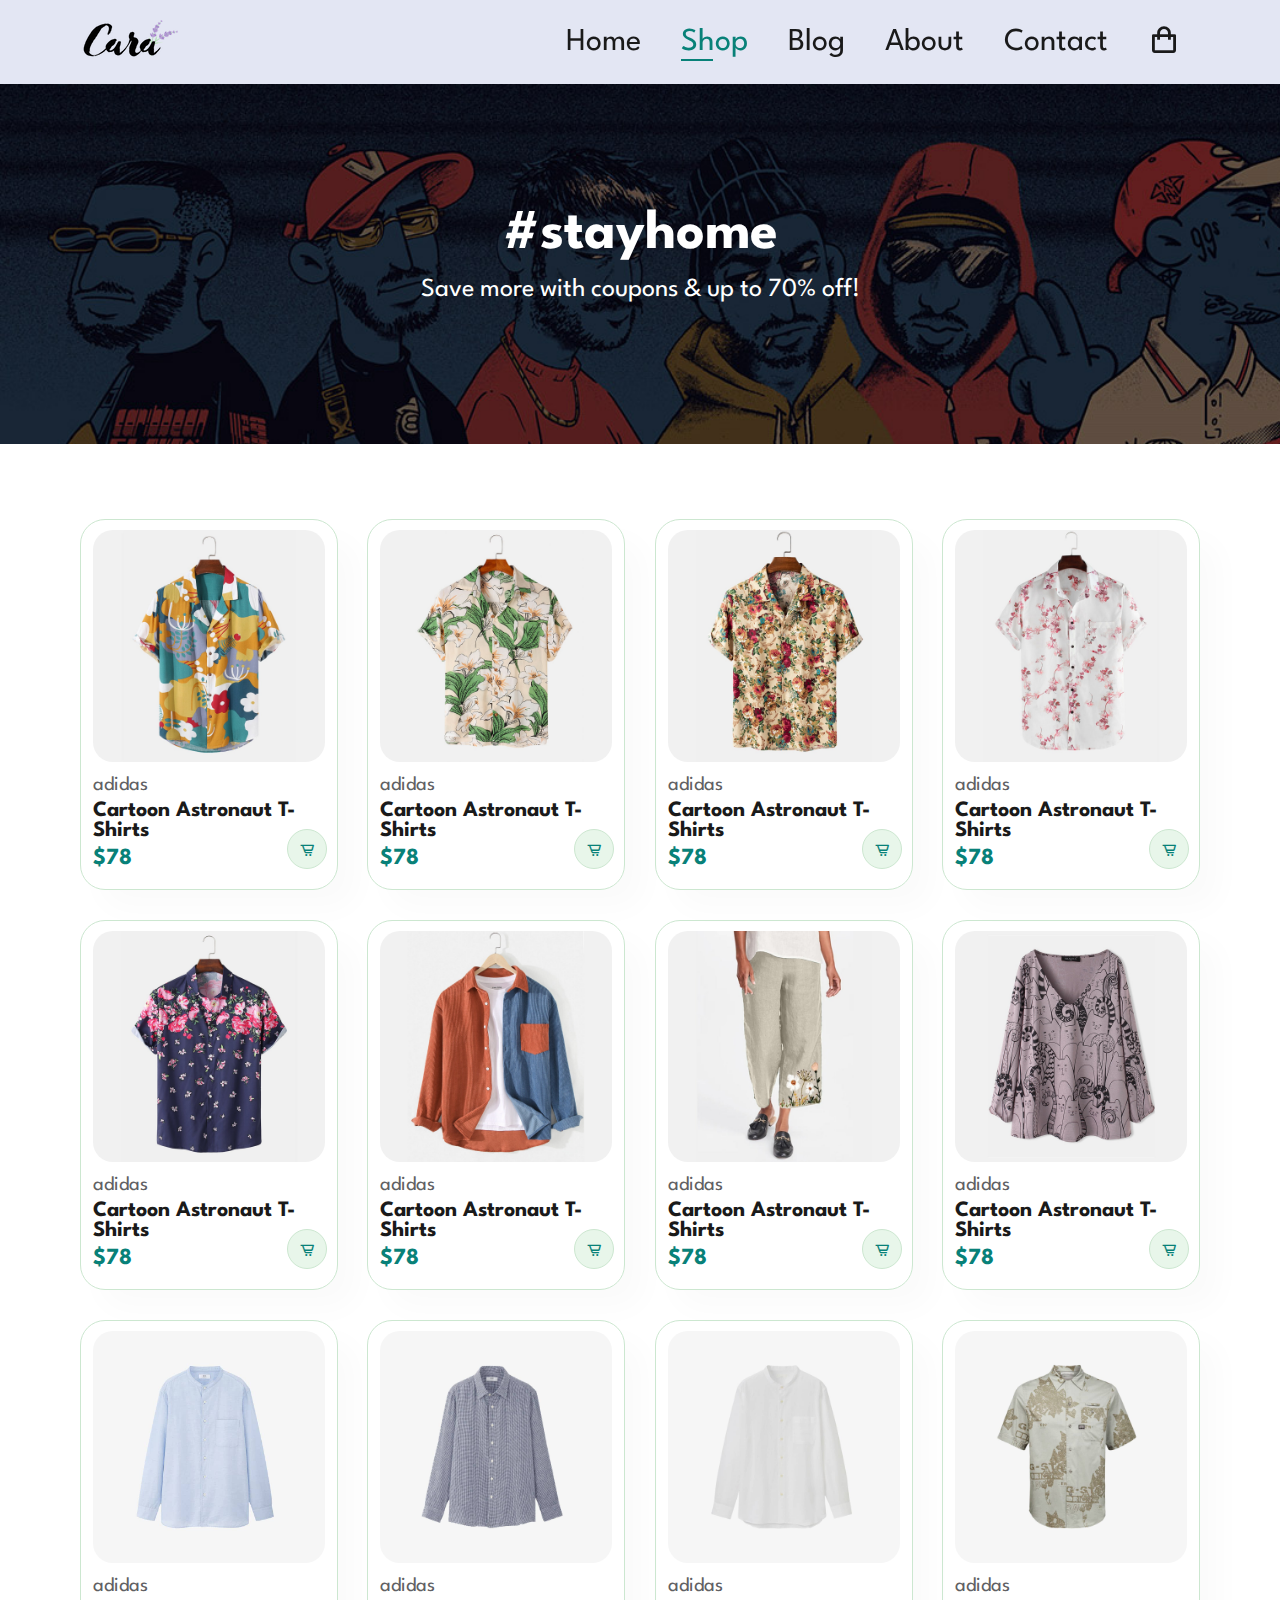
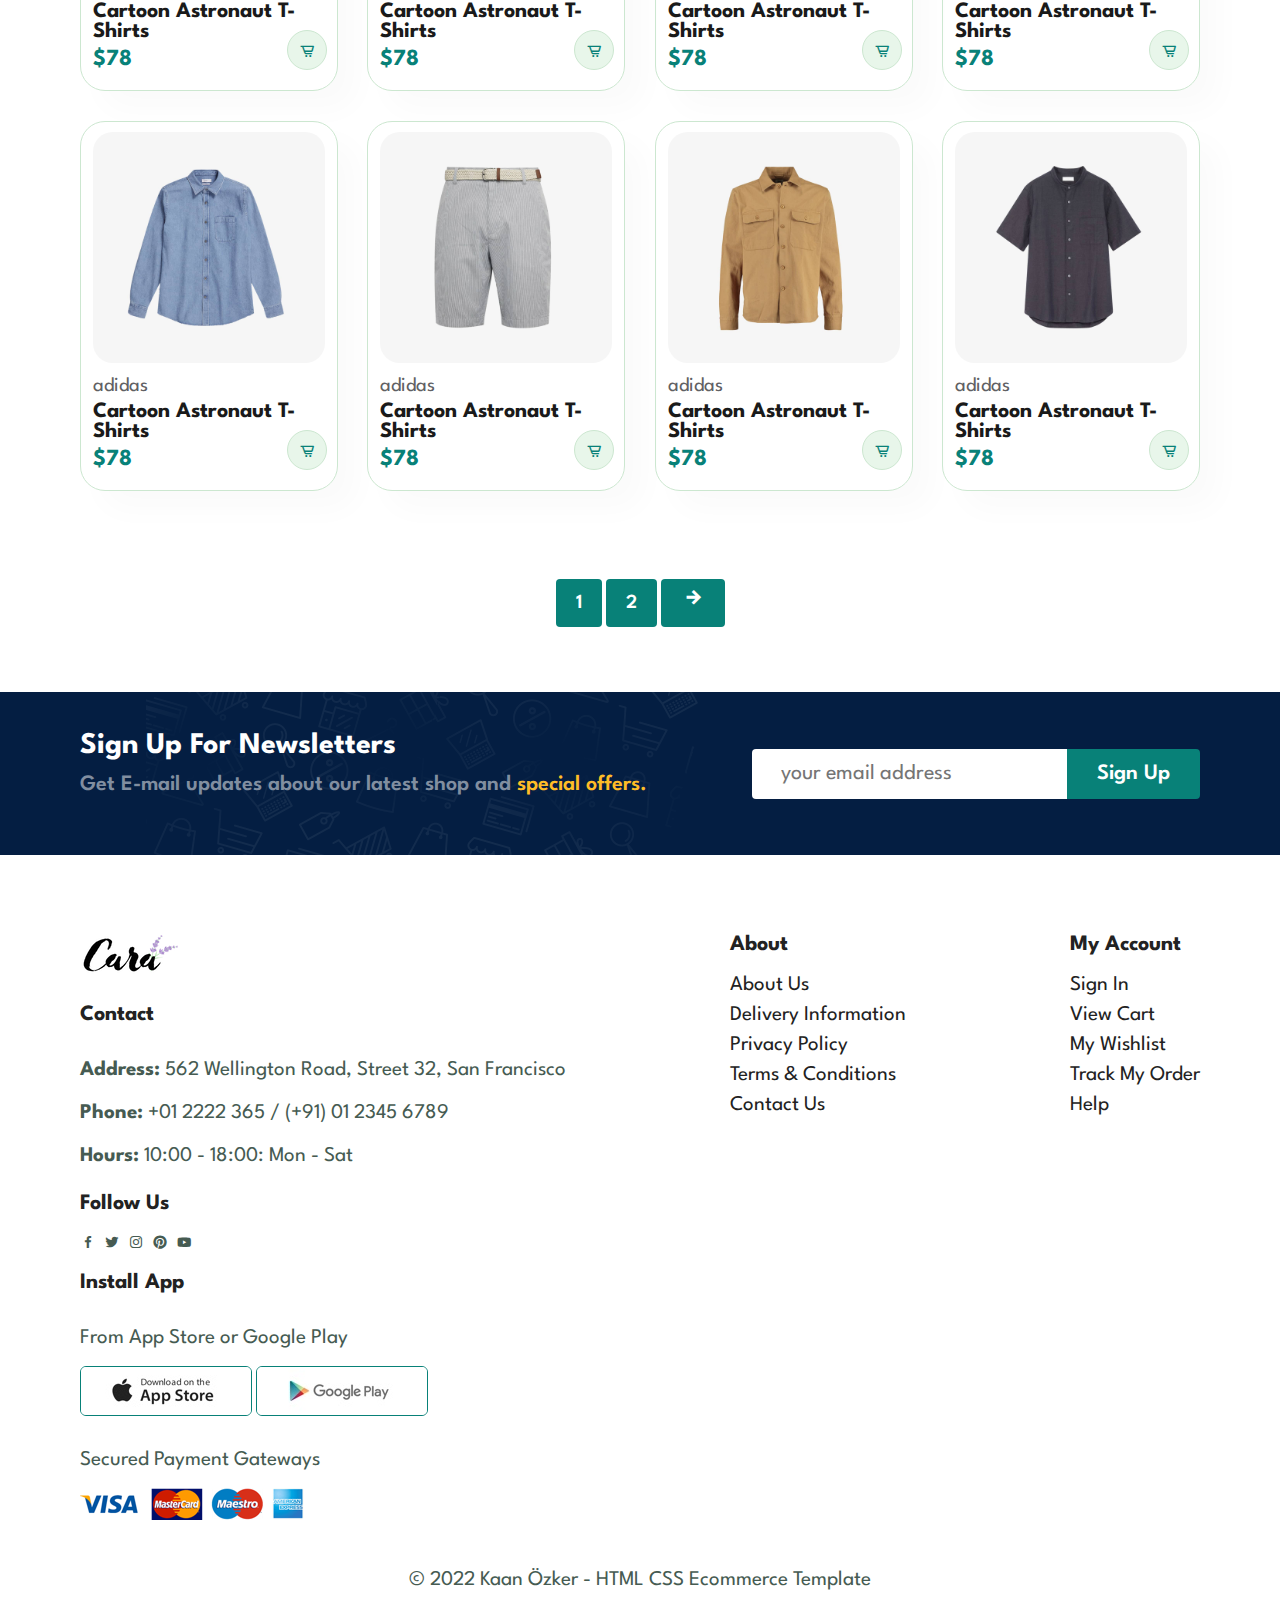
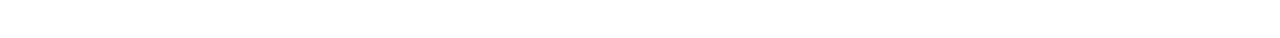
<file: shop.html>
<!DOCTYPE html>
<html lang="en">
<head>
    <meta charset="UTF-8">
    <meta http-equiv="X-UA-Compatible" content="IE=edge">
    <meta name="viewport" content="width=device-width, initial-scale=1.0">
    <link rel="stylesheet" href="style.css">
    <link rel="stylesheet"
    href="https://unpkg.com/boxicons@latest/css/boxicons.min.css">
    <title>Ürün Kartı</title>
</head>
<body>
    <section id="header">
        <a href="#"><img src="img/logo.png" class="logo"></a>
        <div>
            <ul id="navbar">
                <li><a href="index.html">Home</a></li>
                <li><a href="shop.html" class="active">Shop</a></li>
                <li><a href="blog.html">Blog</a></li>
                <li><a href="about.html">About</a></li>
                <li><a href="contact.html">Contact</a></li>
                <li id="lg-bag"><a href="cart.html"><i class='bx bx-shopping-bag' ></i></a></li>
                <i class='bx bx-x' id="close"></i>
            </ul>
        </div>
        <div id="mobile">
            <a href="cart.html"><i class='bx bx-shopping-bag' ></i></a>
            <i id="bar" class='bx bx-menu'></i>
        </div>
    </section>
    <section id="page-header">
        <h2>#stayhome</h2>
        <p>Save more with coupons & up to 70% off!</p>
    </section>
    <section id="product1" class="section-p1">
        <div class="pro-container">
            <div class="pro" onclick="window.location.href = 'sproduct.html'">
                <img src="img/products/f1.jpg">
                <div class="des">
                    <span>adidas</span>
                    <h5>Cartoon Astronaut T-Shirts</h5>
                    <div class="star">
                        <i class="fa-solid fa-star"></i>
                        <i class="fa-solid fa-star"></i>
                        <i class="fa-solid fa-star"></i>
                        <i class="fa-solid fa-star"></i>
                        <i class="fa-solid fa-star"></i>
                    </div>
                    <h4>$78</h4>
                </div>
                <a href="#"><i class='bx bx-cart-alt'></i></a>
            </div>
            <div class="pro" onclick="window.location.href = 'sproduct.html'">
                <img src="img/products/f2.jpg">
                <div class="des">
                    <span>adidas</span>
                    <h5>Cartoon Astronaut T-Shirts</h5>
                    <div class="star">
                        <i class="fa-solid fa-star"></i>
                        <i class="fa-solid fa-star"></i>
                        <i class="fa-solid fa-star"></i>
                        <i class="fa-solid fa-star"></i>
                        <i class="fa-solid fa-star"></i>
                    </div>
                    <h4>$78</h4>
                </div>
                <a href="#"><i class='bx bx-cart-alt'></i></a>
            </div>
            <div class="pro" onclick="window.location.href = 'sproduct.html'">
                <img src="img/products/f3.jpg">
                <div class="des">
                    <span>adidas</span>
                    <h5>Cartoon Astronaut T-Shirts</h5>
                    <div class="star">
                        <i class="fa-solid fa-star"></i>
                        <i class="fa-solid fa-star"></i>
                        <i class="fa-solid fa-star"></i>
                        <i class="fa-solid fa-star"></i>
                        <i class="fa-solid fa-star"></i>
                    </div>
                    <h4>$78</h4>
                </div>
                <a href="#"><i class='bx bx-cart-alt'></i></a>
            </div>
            <div class="pro" onclick="window.location.href = 'sproduct.html'">
                <img src="img/products/f4.jpg">
                <div class="des">
                    <span>adidas</span>
                    <h5>Cartoon Astronaut T-Shirts</h5>
                    <div class="star">
                        <i class="fa-solid fa-star"></i>
                        <i class="fa-solid fa-star"></i>
                        <i class="fa-solid fa-star"></i>
                        <i class="fa-solid fa-star"></i>
                        <i class="fa-solid fa-star"></i>
                    </div>
                    <h4>$78</h4>
                </div>
                <a href="#"><i class='bx bx-cart-alt'></i></a>
            </div>
            <div class="pro" onclick="window.location.href = 'sproduct.html'">
                <img src="img/products/f5.jpg">
                <div class="des">
                    <span>adidas</span>
                    <h5>Cartoon Astronaut T-Shirts</h5>
                    <div class="star">
                        <i class="fa-solid fa-star"></i>
                        <i class="fa-solid fa-star"></i>
                        <i class="fa-solid fa-star"></i>
                        <i class="fa-solid fa-star"></i>
                        <i class="fa-solid fa-star"></i>
                    </div>
                    <h4>$78</h4>
                </div>
                <a href="#"><i class='bx bx-cart-alt'></i></a>
            </div>
            <div class="pro" onclick="window.location.href = 'sproduct.html'">
                <img src="img/products/f6.jpg">
                <div class="des">
                    <span>adidas</span>
                    <h5>Cartoon Astronaut T-Shirts</h5>
                    <div class="star">
                        <i class="fa-solid fa-star"></i>
                        <i class="fa-solid fa-star"></i>
                        <i class="fa-solid fa-star"></i>
                        <i class="fa-solid fa-star"></i>
                        <i class="fa-solid fa-star"></i>
                    </div>
                    <h4>$78</h4>
                </div>
                <a href="#"><i class='bx bx-cart-alt'></i></a>
            </div>
            <div class="pro" onclick="window.location.href = 'sproduct.html'">
                <img src="img/products/f7.jpg">
                <div class="des">
                    <span>adidas</span>
                    <h5>Cartoon Astronaut T-Shirts</h5>
                    <div class="star">
                        <i class="fa-solid fa-star"></i>
                        <i class="fa-solid fa-star"></i>
                        <i class="fa-solid fa-star"></i>
                        <i class="fa-solid fa-star"></i>
                        <i class="fa-solid fa-star"></i>
                    </div>
                    <h4>$78</h4>
                </div>
                <a href="#"><i class='bx bx-cart-alt'></i></a>
            </div>
            <div class="pro" onclick="window.location.href = 'sproduct.html'">
                <img src="img/products/f8.jpg">
                <div class="des">
                    <span>adidas</span>
                    <h5>Cartoon Astronaut T-Shirts</h5>
                    <div class="star">
                        <i class="fa-solid fa-star"></i>
                        <i class="fa-solid fa-star"></i>
                        <i class="fa-solid fa-star"></i>
                        <i class="fa-solid fa-star"></i>
                        <i class="fa-solid fa-star"></i>
                    </div>
                    <h4>$78</h4>
                </div>
                <a href="#"><i class='bx bx-cart-alt'></i></a>
            </div>
            <div class="pro" onclick="window.location.href = 'sproduct.html'">
                <img src="img/products/n1.jpg">
                <div class="des">
                    <span>adidas</span>
                    <h5>Cartoon Astronaut T-Shirts</h5>
                    <div class="star">
                        <i class="fa-solid fa-star"></i>
                        <i class="fa-solid fa-star"></i>
                        <i class="fa-solid fa-star"></i>
                        <i class="fa-solid fa-star"></i>
                        <i class="fa-solid fa-star"></i>
                    </div>
                    <h4>$78</h4>
                </div>
                <a href="#"><i class='bx bx-cart-alt'></i></a>
            </div>
            <div class="pro" onclick="window.location.href = 'sproduct.html'">
                <img src="img/products/n2.jpg">
                <div class="des">
                    <span>adidas</span>
                    <h5>Cartoon Astronaut T-Shirts</h5>
                    <div class="star">
                        <i class="fa-solid fa-star"></i>
                        <i class="fa-solid fa-star"></i>
                        <i class="fa-solid fa-star"></i>
                        <i class="fa-solid fa-star"></i>
                        <i class="fa-solid fa-star"></i>
                    </div>
                    <h4>$78</h4>
                </div>
                <a href="#"><i class='bx bx-cart-alt'></i></a>
            </div>
            <div class="pro" onclick="window.location.href = 'sproduct.html'">
                <img src="img/products/n3.jpg">
                <div class="des">
                    <span>adidas</span>
                    <h5>Cartoon Astronaut T-Shirts</h5>
                    <div class="star">
                        <i class="fa-solid fa-star"></i>
                        <i class="fa-solid fa-star"></i>
                        <i class="fa-solid fa-star"></i>
                        <i class="fa-solid fa-star"></i>
                        <i class="fa-solid fa-star"></i>
                    </div>
                    <h4>$78</h4>
                </div>
                <a href="#"><i class='bx bx-cart-alt'></i></a>
            </div>
            <div class="pro" onclick="window.location.href = 'sproduct.html'">
                <img src="img/products/n4.jpg">
                <div class="des">
                    <span>adidas</span>
                    <h5>Cartoon Astronaut T-Shirts</h5>
                    <div class="star">
                        <i class="fa-solid fa-star"></i>
                        <i class="fa-solid fa-star"></i>
                        <i class="fa-solid fa-star"></i>
                        <i class="fa-solid fa-star"></i>
                        <i class="fa-solid fa-star"></i>
                    </div>
                    <h4>$78</h4>
                </div>
                <a href="#"><i class='bx bx-cart-alt'></i></a>
            </div>
            <div class="pro" onclick="window.location.href = 'sproduct.html'">
                <img src="img/products/n5.jpg">
                <div class="des">
                    <span>adidas</span>
                    <h5>Cartoon Astronaut T-Shirts</h5>
                    <div class="star">
                        <i class="fa-solid fa-star"></i>
                        <i class="fa-solid fa-star"></i>
                        <i class="fa-solid fa-star"></i>
                        <i class="fa-solid fa-star"></i>
                        <i class="fa-solid fa-star"></i>
                    </div>
                    <h4>$78</h4>
                </div>
                <a href="#"><i class='bx bx-cart-alt'></i></a>
            </div>
            <div class="pro" onclick="window.location.href = 'sproduct.html'">
                <img src="img/products/n6.jpg">
                <div class="des">
                    <span>adidas</span>
                    <h5>Cartoon Astronaut T-Shirts</h5>
                    <div class="star">
                        <i class="fa-solid fa-star"></i>
                        <i class="fa-solid fa-star"></i>
                        <i class="fa-solid fa-star"></i>
                        <i class="fa-solid fa-star"></i>
                        <i class="fa-solid fa-star"></i>
                    </div>
                    <h4>$78</h4>
                </div>
                <a href="#"><i class='bx bx-cart-alt'></i></a>
            </div>
            <div class="pro" onclick="window.location.href = 'sproduct.html'">
                <img src="img/products/n7.jpg">
                <div class="des">
                    <span>adidas</span>
                    <h5>Cartoon Astronaut T-Shirts</h5>
                    <div class="star">
                        <i class="fa-solid fa-star"></i>
                        <i class="fa-solid fa-star"></i>
                        <i class="fa-solid fa-star"></i>
                        <i class="fa-solid fa-star"></i>
                        <i class="fa-solid fa-star"></i>
                    </div>
                    <h4>$78</h4>
                </div>
                <a href="#"><i class='bx bx-cart-alt'></i></a>
            </div>
            <div class="pro" onclick="window.location.href = 'sproduct.html'">
                <img src="img/products/n8.jpg">
                <div class="des">
                    <span>adidas</span>
                    <h5>Cartoon Astronaut T-Shirts</h5>
                    <div class="star">
                        <i class="fa-solid fa-star"></i>
                        <i class="fa-solid fa-star"></i>
                        <i class="fa-solid fa-star"></i>
                        <i class="fa-solid fa-star"></i>
                        <i class="fa-solid fa-star"></i>
                    </div>
                    <h4>$78</h4>
                </div>
                <a href="#"><i class='bx bx-cart-alt'></i></a>
            </div>
        </div>
    </section>
    <section id="pagination" class="section-p1">
        <a href="#">1</a>
        <a href="#">2</a>
        <a href="#"><i class='bx bx-right-arrow-alt' ></i></a>
    </section>
    <section id="newsletter" class="section-p1 section-m1">
        <div class="newstext">
            <h4>Sign Up For Newsletters</h4>
            <p>Get E-mail updates about our latest shop and <span>special offers.</span></p>
        </div>
        <div class="form">
            <input type="email" placeholder="your email address">
            <button type="button" class="normal">Sign Up</button>
        </div>
    </section>
    <footer class="section-p1">
        <div class="col">
            <img src="img/logo.png" class="logo">
            <h4>Contact</h4>
            <p><strong>Address:</strong> 562 Wellington Road, Street 32, San Francisco</p>
            <p><strong>Phone:</strong> +01 2222 365 / (+91) 01 2345 6789</p>
            <p><strong>Hours:</strong> 10:00 - 18:00: Mon - Sat</p>
            <div class="follow">
                <h4>Follow Us</h4>
                <div class="icon">
                    <i class='bx bxl-facebook' ></i>
                    <i class='bx bxl-twitter' ></i>
                    <i class='bx bxl-instagram' ></i>
                    <i class='bx bxl-pinterest' ></i>
                    <i class='bx bxl-youtube' ></i>
                </div>
            </div>
        </div>
        <div class="col">
            <h4>About</h4>
            <a href="#">About Us</a>
            <a href="#">Delivery Information</a>
            <a href="#">Privacy Policy</a>
            <a href="#">Terms & Conditions</a>
            <a href="#">Contact Us</a>
        </div>
        <div class="col">
            <h4>My Account</h4>
            <a href="#">Sign In</a>
            <a href="#">View Cart</a>
            <a href="#">My Wishlist</a>
            <a href="#">Track My Order</a>
            <a href="#">Help</a>
        </div>
        <div class="col install">
            <h4>Install App</h4>
            <p>From App Store or Google Play</p>
            <div class="row">
                <img src="img/pay/app.jpg">
                <img src="img/pay/play.jpg">
            </div>
            <p>Secured Payment Gateways</p>
            <img src="img/pay/pay.png">
        </div>
        <div class="copyright">
            <p>© 2022 Kaan Özker - HTML CSS Ecommerce Template</p>
        </div>
    </footer>
    <script src="app.js"></script>
</body>
</html>
</file>
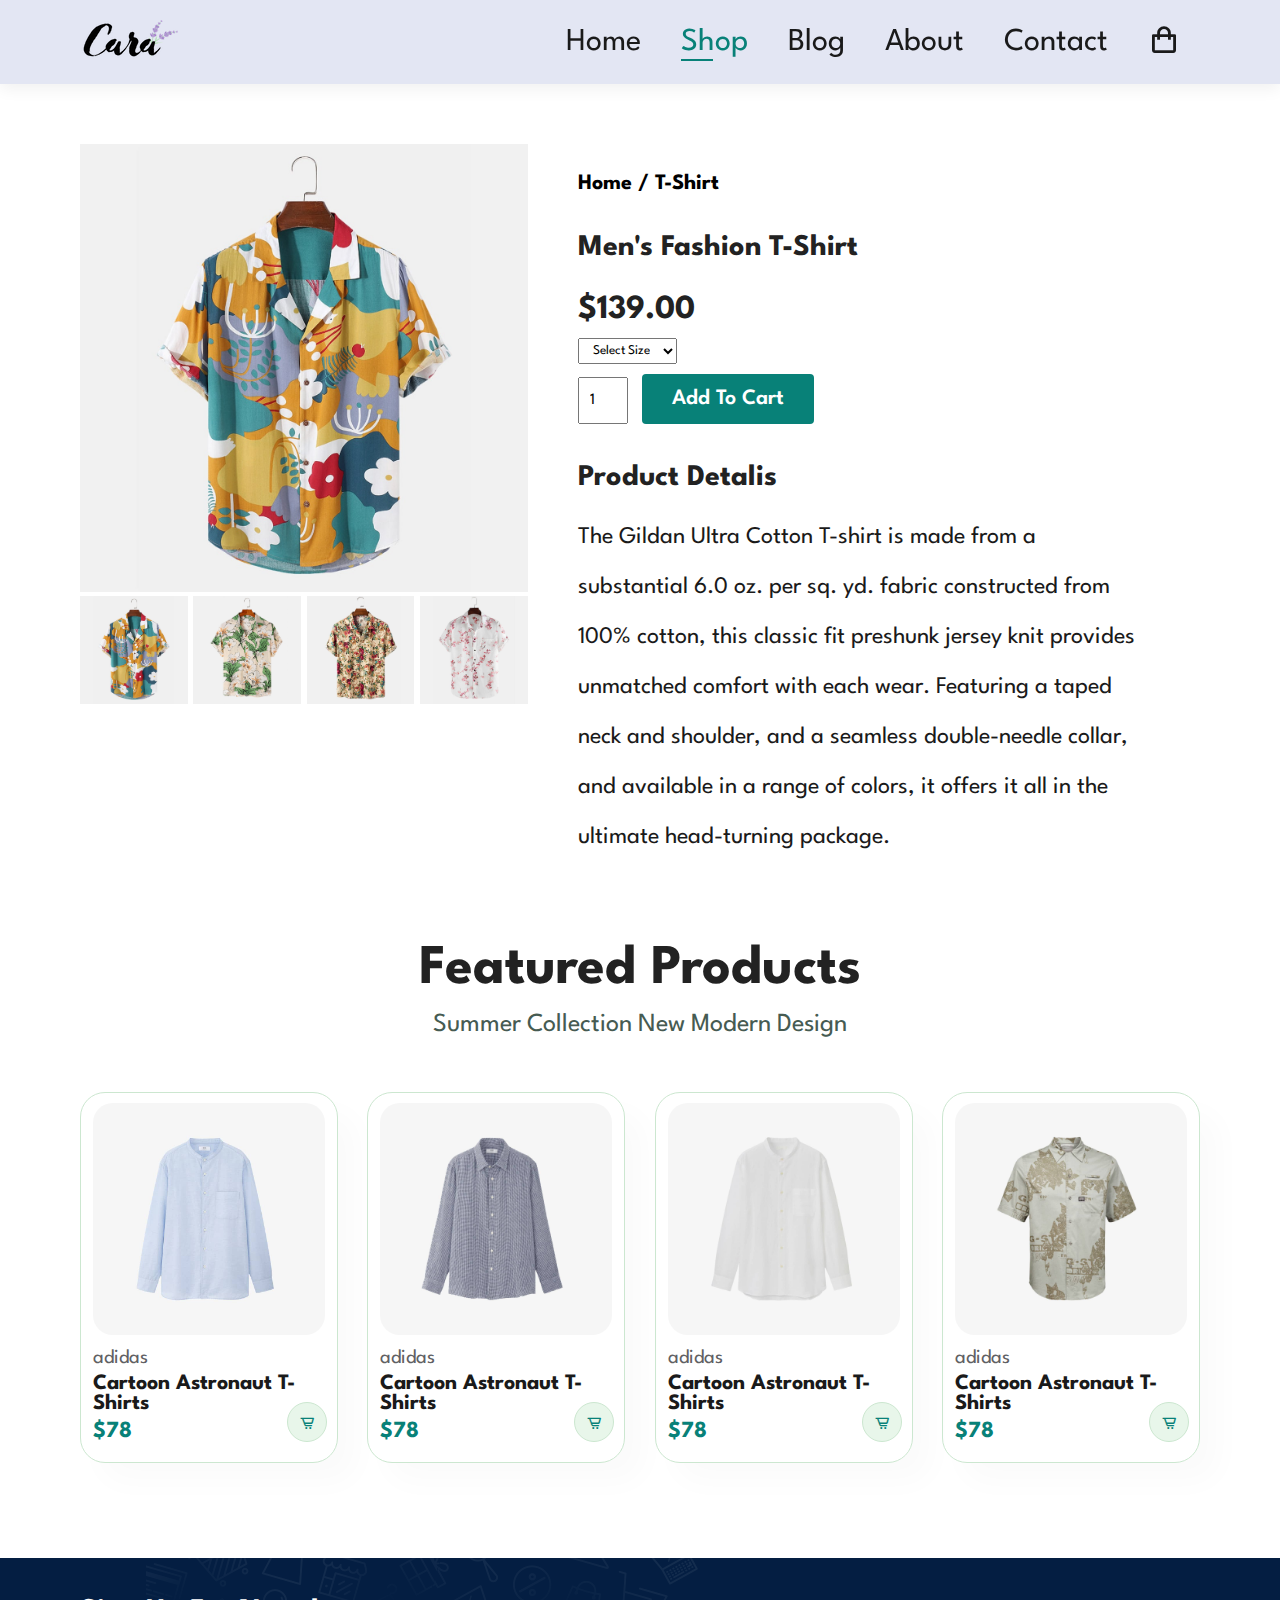
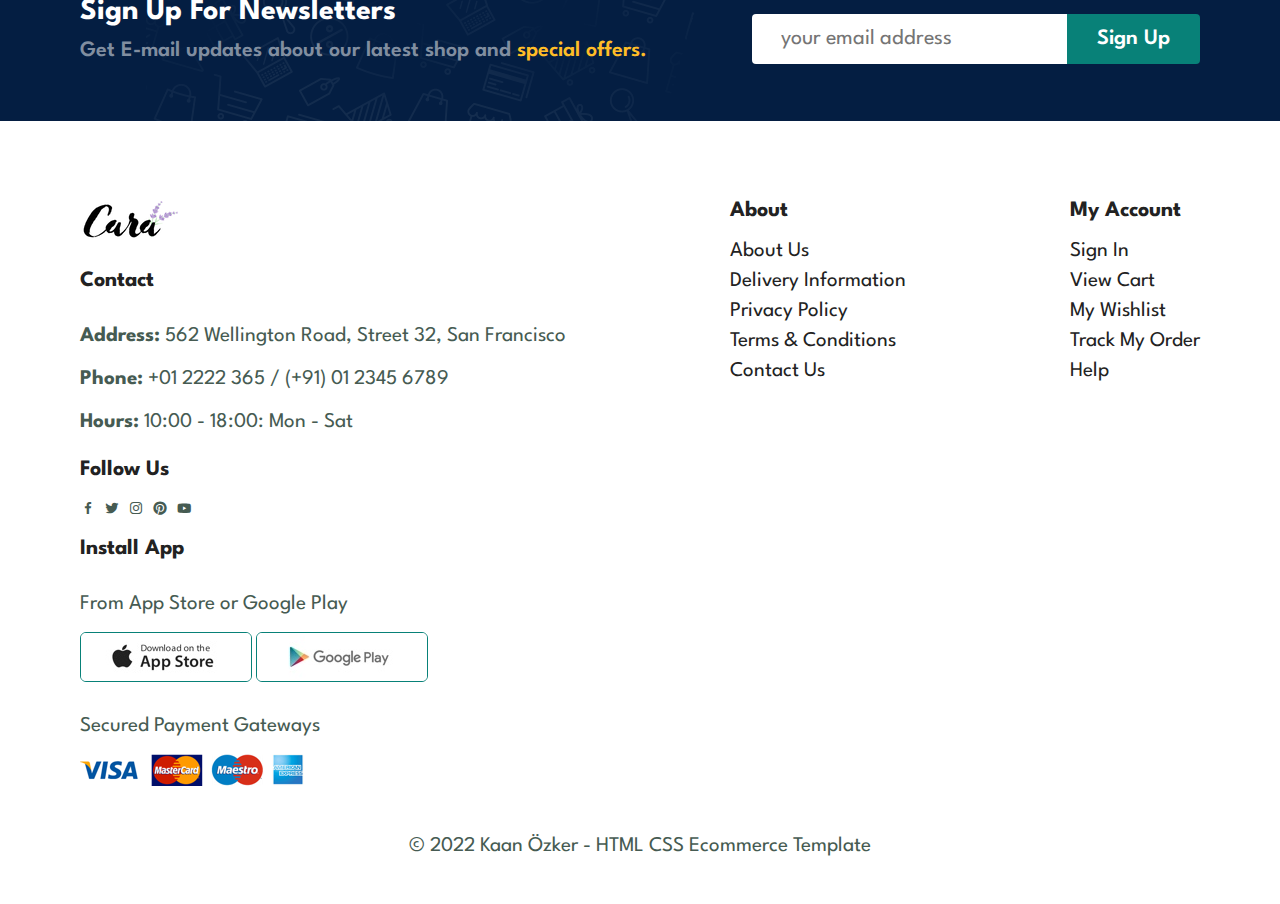
<file: sproduct.html>
<!DOCTYPE html>
<html lang="en">
<head>
    <meta charset="UTF-8">
    <meta http-equiv="X-UA-Compatible" content="IE=edge">
    <meta name="viewport" content="width=device-width, initial-scale=1.0">
    <link rel="stylesheet" href="style.css">
    <link rel="stylesheet"
    href="https://unpkg.com/boxicons@latest/css/boxicons.min.css">
    <title>Ürün Kartı</title>
</head>
<body>
    <section id="header">
        <a href="#"><img src="img/logo.png" class="logo"></a>
        <div>
            <ul id="navbar">
                <li><a href="index.html">Home</a></li>
                <li><a href="shop.html" class="active">Shop</a></li>
                <li><a href="blog.html">Blog</a></li>
                <li><a href="about.html">About</a></li>
                <li><a href="contact.html">Contact</a></li>
                <li id="lg-bag"><a href="cart.html"><i class='bx bx-shopping-bag' ></i></a></li>
                <i class='bx bx-x' id="close"></i>
            </ul>
        </div>
        <div id="mobile">
            <a href="cart.html"><i class='bx bx-shopping-bag' ></i></a>
            <i id="bar" class='bx bx-menu'></i>
        </div>
    </section>
    <section id="prodetails" class="section-p1">
        <div class="single-pro-image">
            <img src="img/products/f1.jpg" width="100%" id="MainImg">
            <div class="single-img-group">
                <div class="small-img-col">
                    <img src="img/products/f1.jpg" width="100%" class="small-img">
                </div>
                <div class="small-img-col">
                    <img src="img/products/f2.jpg" width="100%" class="small-img">
                </div>
                <div class="small-img-col">
                    <img src="img/products/f3.jpg" width="100%" class="small-img">
                </div>
                <div class="small-img-col">
                    <img src="img/products/f4.jpg" width="100%" class="small-img">
                </div>
            </div>
        </div>
        <div class="single-pro-details">
            <h6>Home / T-Shirt</h6>
            <h4>Men's Fashion T-Shirt</h4>
            <h2>$139.00</h2>
            <select>
                <option>Select Size</option>
                <option>XL</option>
                <option>XXL</option>
                <option>Small</option>
                <option>Large</option>
            </select>
            <input type="number" value="1">
            <button class="normal">Add To Cart</button>
            <h4>Product Detalis</h4>
            <span>The Gildan Ultra Cotton T-shirt is made from a substantial 6.0 oz. per sq. yd. fabric constructed from 100% cotton, this classic fit preshunk jersey knit provides unmatched comfort with each wear. Featuring a taped neck and shoulder, and a seamless double-needle collar, and available in a range of colors, it offers it all in the ultimate head-turning package.</span>
        </div>
    </section>
    <section id="product1" class="section-p1">
        <h2>Featured Products</h2>
        <p>Summer Collection New Modern Design</p>
        <div class="pro-container">
            <div class="pro">
                <img src="img/products/n1.jpg">
                <div class="des">
                    <span>adidas</span>
                    <h5>Cartoon Astronaut T-Shirts</h5>
                    <div class="star">
                        <i class="fa-solid fa-star"></i>
                        <i class="fa-solid fa-star"></i>
                        <i class="fa-solid fa-star"></i>
                        <i class="fa-solid fa-star"></i>
                        <i class="fa-solid fa-star"></i>
                    </div>
                    <h4>$78</h4>
                </div>
                <a href="#"><i class='bx bx-cart-alt'></i></a>
            </div>
            <div class="pro">
                <img src="img/products/n2.jpg">
                <div class="des">
                    <span>adidas</span>
                    <h5>Cartoon Astronaut T-Shirts</h5>
                    <div class="star">
                        <i class="fa-solid fa-star"></i>
                        <i class="fa-solid fa-star"></i>
                        <i class="fa-solid fa-star"></i>
                        <i class="fa-solid fa-star"></i>
                        <i class="fa-solid fa-star"></i>
                    </div>
                    <h4>$78</h4>
                </div>
                <a href="#"><i class='bx bx-cart-alt'></i></a>
            </div>
            <div class="pro">
                <img src="img/products/n3.jpg">
                <div class="des">
                    <span>adidas</span>
                    <h5>Cartoon Astronaut T-Shirts</h5>
                    <div class="star">
                        <i class="fa-solid fa-star"></i>
                        <i class="fa-solid fa-star"></i>
                        <i class="fa-solid fa-star"></i>
                        <i class="fa-solid fa-star"></i>
                        <i class="fa-solid fa-star"></i>
                    </div>
                    <h4>$78</h4>
                </div>
                <a href="#"><i class='bx bx-cart-alt'></i></a>
            </div>
            <div class="pro">
                <img src="img/products/n4.jpg">
                <div class="des">
                    <span>adidas</span>
                    <h5>Cartoon Astronaut T-Shirts</h5>
                    <div class="star">
                        <i class="fa-solid fa-star"></i>
                        <i class="fa-solid fa-star"></i>
                        <i class="fa-solid fa-star"></i>
                        <i class="fa-solid fa-star"></i>
                        <i class="fa-solid fa-star"></i>
                    </div>
                    <h4>$78</h4>
                </div>
                <a href="#"><i class='bx bx-cart-alt'></i></a>
            </div>
        </div>
    </section>
    <section id="newsletter" class="section-p1 section-m1">
        <div class="newstext">
            <h4>Sign Up For Newsletters</h4>
            <p>Get E-mail updates about our latest shop and <span>special offers.</span></p>
        </div>
        <div class="form">
            <input type="email" placeholder="your email address">
            <button type="button" class="normal">Sign Up</button>
        </div>
    </section>
    <footer class="section-p1">
        <div class="col">
            <img src="img/logo.png" class="logo">
            <h4>Contact</h4>
            <p><strong>Address:</strong> 562 Wellington Road, Street 32, San Francisco</p>
            <p><strong>Phone:</strong> +01 2222 365 / (+91) 01 2345 6789</p>
            <p><strong>Hours:</strong> 10:00 - 18:00: Mon - Sat</p>
            <div class="follow">
                <h4>Follow Us</h4>
                <div class="icon">
                    <i class='bx bxl-facebook' ></i>
                    <i class='bx bxl-twitter' ></i>
                    <i class='bx bxl-instagram' ></i>
                    <i class='bx bxl-pinterest' ></i>
                    <i class='bx bxl-youtube' ></i>
                </div>
            </div>
        </div>
        <div class="col">
            <h4>About</h4>
            <a href="#">About Us</a>
            <a href="#">Delivery Information</a>
            <a href="#">Privacy Policy</a>
            <a href="#">Terms & Conditions</a>
            <a href="#">Contact Us</a>
        </div>
        <div class="col">
            <h4>My Account</h4>
            <a href="#">Sign In</a>
            <a href="#">View Cart</a>
            <a href="#">My Wishlist</a>
            <a href="#">Track My Order</a>
            <a href="#">Help</a>
        </div>
        <div class="col install">
            <h4>Install App</h4>
            <p>From App Store or Google Play</p>
            <div class="row">
                <img src="img/pay/app.jpg">
                <img src="img/pay/play.jpg">
            </div>
            <p>Secured Payment Gateways</p>
            <img src="img/pay/pay.png">
        </div>
        <div class="copyright">
            <p>© 2022 Kaan Özker - HTML CSS Ecommerce Template</p>
        </div>
    </footer>
    <script src="app.js"></script>
</body>
</html>
</file>
<file: style.css>
@import url('https://fonts.googleapis.com/css2?family=League+Spartan:wght@100;200;300;400;500;600;700;800&display=swap');

* {
    margin: 0;
    padding: 0;
    box-sizing: border-box;
    font-family: 'League Spartan', sans-serif;
}

abbr {
    font-size: 20px;
}

marquee {
    font-size: 24px;
}

h1 {
    font-size: 61px;
    line-height: 68px;
    color: #222;
}

h2 {
    font-size: 56px;
    line-height: 56px;
    color: #222;
}

h4 {
    font-size: 30px;
    color: #222;
}

h6 {
    font-weight: 700;
    font-size: 22px;
}

p {
    font-size: 26px;
    color: #465b52;
    margin: 15px 0 20px;
}

.section-p1 {
    padding: 40px 80px;
}

.section-m1 {
    margin: 40px 0;
}

button.normal {
    font-size: 22px;
    font-weight: 600;
    padding: 15px 30px;
    color: #000;
    background-color: #fff;
    border-radius: 4px;
    cursor: pointer;
    border: none;
    outline: none;
    transition: .2s ease;
}

button.white {
    font-size: 21px;
    font-weight: 600;
    padding: 11px 18px;
    color: #fff;
    background-color: transparent;
    cursor: pointer;
    border: 1px solid #fff;
    outline: none;
    transition: .2s ease;
}

body {
    width: 100%;
}

#header {
    display: flex;
    align-items: center;
    justify-content: space-between;
    padding: 20px 80px;
    background: #e3e6f3;
    box-shadow: 0 5px 15px rgba(0, 0, 0, 0.06);
    z-index: 999;
    position: sticky;
    top: 0;
    left: 0;
}

#navbar {
    display: flex;
    align-items: center;
    justify-content: center;
}

#navbar li {
    list-style: none;
    padding: 0 20px;
    position: relative;
}


#navbar li a {
    text-decoration: none;
    font-size: 32px;
    font-family: 600;
    color: #1a1a1a;
    transition: .3s ease;
}

#navbar li a.active,
#navbar li a:hover {
    color: #088178;
}

#navbar li a.active::after,
#navbar li a:hover::after {
    content: "";
    width: 30%;
    height: 2px;
    background: #088178;
    position: absolute;
    bottom: -4px;
    left: 20px;
}

#mobile {
    display: none;
    align-items: center;
}

#close {
    display: none;
}

#hero {
    background-image: url(img/hero4.png);
    height: 90vh;
    width: 100%;
    background-size: cover;
    background-position: top 25% right 0;
    padding: 0 80px;
    display: flex;
    flex-direction: column;
    align-items: flex-start;
    justify-content: center;
}

#hero h4 {
    padding-bottom: 15px;
}

#hero h1 {
    color: #088178;
}

#hero button {
    background-image: url(img/button.png);
    background-color: transparent;
    color: #088178;
    border: none;
    outline: none;
    padding: 14px 80px 14px 65px;
    background-repeat: no-repeat;
    background-position: center;
    background-size: cover;
    cursor: pointer;
    font-weight: 700;
    font-size: 31px;
}

#feature {
    display: flex;
    align-items: center;
    justify-content: space-between;
    flex-wrap: wrap;
}

#feature .fe-box {
    width: 180px;
    text-align: center;
    padding: 25px 15px;
    box-shadow: 20px 20px 34px rgba(0, 0, 0, 0.03);
    border: 1px solid #cce7d0;
    border-radius: 4px;
    margin: 15px 0;
}

#feature .fe-box:hover {
    box-shadow: 10px 10px 54px rgba(70, 62, 221, 0.1);
}

#feature .fe-box img {
    width: 100%;
    height: 110px;
    margin-bottom: 10px;
}

#feature .fe-box h6 {
    display: inline-block;
    padding: 9px 8px 6px;
    line-height: 1;
    border-radius: 4px;
    color: #088178;
    background-color: #fddde4;
}

#feature .fe-box:nth-child(2) h6 {
    background-color: #cdebcc;
}

#feature .fe-box:nth-child(3) h6 {
    background-color: #d1e8f2;
}

#feature .fe-box:nth-child(4) h6 {
    background-color: #cdd4f8;
}

#feature .fe-box:nth-child(5) h6 {
    background-color: #f6dbf6;
}

#feature .fe-box:nth-child(6) h6 {
    background-color: #fff2e5;
}

#product1 {
    text-align: center;
}

#product1 .pro-container {
    display: flex;
    justify-content: space-between;
    padding-top: 20px;
    flex-wrap: wrap;
}

#product1 .pro {
    width: 23%;
    min-width: 250px;
    padding: 10px 12px;
    border: 1px solid #cce7d0;
    border-radius: 25px;
    cursor: pointer;
    box-shadow: 20px 20px 30px rgba(0, 0, 0, 0.02);
    margin: 15px 0;
    transition: .2s ease;
    position: relative;
}

#product1 .pro:hover {
    box-shadow: 20px 20px 30px rgba(0, 0, 0, 0.06);
}

#product1 .pro img {
    width: 100%;
    border-radius: 20px;
}

#product1 .pro .des {
    text-align: start;
    padding: 10px 0;
}

#product1 .pro .des span {
    color: #606063;
    font-size: 20px;
}

#product1 .pro .des h5 {
    padding-top: 7px;
    color: #1a1a1a;
    font-size: 22px;
}

#product1 .pro .des i {
    font-size: 20px;
    color: rgb(243, 181, 25);
}

#product1 .pro .des h4 {
    padding-top: 7px;
    font-size: 23px;
    font-weight: 700;
    color: #088178;
}

#product1 .pro a i {
    width: 40px;
    height: 40px;
    line-height: 40px;
    border-radius: 50px;
    background-color: #e8f6ea;
    font-weight: 500;
    color: #088178;
    border: 1px solid #cce7d0;
    position: absolute;
    bottom: 20px;
    right: 10px;
}

#banner {
    display: flex;
    flex-direction: column;
    align-items: center;
    justify-content: center;
    text-align: center;
    background-image: url(img/banner/b2.jpg);
    width: 100%;
    height: 40vh;
    background-size: cover;
    background-position: center;
}

#banner h4 {
    color: #fff;
    font-size: 24px;
}

#banner h2 {
    color: #fff;
    font-size: 38px;
    padding: 10px 0;
}

#banner h2 span {
    color: #ef3636;
}

#banner button:hover {
    background-color: #088178;
    color: #fff;
}

#sm-banner {
    display: flex;
    justify-content: space-between;
    flex-wrap: wrap;
}

#sm-banner .banner-box {
    display: flex;
    flex-direction: column;
    align-items: flex-start;
    justify-content: center;
    background-image: url(img/banner/b17.jpg);
    min-width: 48%;
    height: 50vh;
    background-size: cover;
    background-position: center;
    padding: 30px;
}

#sm-banner .banner-box2 {
    background-image: url(img/banner/b10.jpg);
}

#sm-banner h4 {
    color: #fff;
    font-size: 28px;
    font-weight: 300;
}

#sm-banner h2 {
    color: #fff;
    font-size: 36px;
    font-weight: 800;
}

#sm-banner span {
    color: #fff;
    font-size: 22px;
    font-weight: 500;
    padding-bottom: 15px;
}

#sm-banner .banner-box:hover button {
    background-color: #088178;
    border: 1px solid #088178;
}

#banner3 {
    display: flex;
    justify-content: space-between;
    flex-wrap: wrap;
    padding: 0 80px;
}

#banner3 .banner-box {
    display: flex;
    flex-direction: column;
    align-items: flex-start;
    justify-content: center;
    background-image: url(img/banner/b7.jpg);
    min-width: 30%;
    height: 30vh;
    background-size: cover;
    background-position: center;
    padding: 20px;
    margin-bottom: 20px;
}

#banner3 .banner-box2 {
    background-image: url(img/banner/b4.jpg);
}

#banner3 .banner-box3 {
    background-image: url(img/banner/b18.jpg);
}

#banner3 h2 {
    color: #fff;
    font-weight: 900;
    font-size: 30px;
}

#banner3 h3 {
    color: #ec544e;
    font-weight: 900;
    font-size: 23px;
}

#newsletter {
    display: flex;
    justify-content: space-between;
    flex-wrap: wrap;
    align-items: center;
    background-image: url(img/banner/b14.png);
    background-repeat: no-repeat;
    background-position: 20% 30%;
    background-color: #041e42;
}

#newsletter h4 {
    font-size: 30px;
    font-weight: 700;
    color: #fff;
}

#newsletter p {
    font-size: 22px;
    font-weight: 600;
    color: #818ea0;
}

#newsletter p span {
    color: #ffbd27;
}

#newsletter .form {
    display: flex;
    width: 40%;
}

#newsletter input {
    height: 3.125rem;
    padding: 0 1.25em;
    font-size: 22px;
    width: 100%;
    border: 1px solid transparent;
    border-radius: 4px;
    outline: none;
    border-top-right-radius: 0;
    border-bottom-right-radius: 0;
}

#newsletter button {
    background-color: #088178;
    color: #fff;
    white-space: nowrap;
    border-top-left-radius: 0;
    border-bottom-left-radius: 0;
}

footer {
    display: flex;
    flex-wrap: wrap;
    justify-content: space-between;
}

footer .col {
    display: flex;
    flex-direction: column;
    align-items: flex-start;
    margin-bottom: 20px;
}

footer .logo {
    margin-bottom: 30px;
}

footer h4 {
    font-size: 22px;
    padding-bottom: 20px;
}

footer p {
    font-size: 21px;
    margin-bottom: 8px;
}

footer a {
    font-size: 21px;
    text-decoration: none;
    color: #222;
    margin-bottom: 10px;
}

footer .follow {
    margin-top: 20px;
}

footer .follow i{
    color: #465b52;
    padding-right: 4px;
    cursor: pointer;
}

footer .install .row img {
    border: 1px solid #088178;
    border-radius: 6px;
}

footer .install img {
    margin: 10px 0 15px;
}

footer .follow i:hover,
footer a:hover {
    color: #088178;
}

footer .copyright {
    width: 100%;
    text-align: center;
}

#page-header {
    background-image: url(img/banner/b1.jpg);
    width: 100%;
    height: 40vh;
    background-size: cover;
    display: flex;
    flex-direction: column;
    align-items: center;
    justify-content: center;
    padding: 14px;
}

#page-header h2,
#page-header p {
    color: #fff;
}

#pagination {
    text-align: center;
}

#pagination a {
    text-decoration: none;
    background-color: #088178;
    padding: 15px 20px;
    border-radius: 4px;
    color: #fff;
    font-weight: 600;
    font-size: 20px;
}

#pagination a i {
    font-size: 24px;
    font-weight: 600;
}

#prodetails {
    display: flex;
    margin-top: 20px;
}

#prodetails .single-pro-image {
    width: 40%;
    margin-right: 50px;
}

.single-img-group {
    display: flex;
    justify-content: space-between;
}

.small-img-col {
    flex-basis: 24%;
    cursor: pointer;
}

#prodetails .single-pro-details {
    width: 50%;
    padding-top: 30px;
}

#prodetails .single-pro-details h4 {
    padding: 40px 0 20px;
}

#prodetails .single-pro-details h2 {
    font-size: 34px;
}

#prodetails .single-pro-details select {
    display: block;
    padding: 5px 10px;
    margin-bottom: 10px;
}

#prodetails .single-pro-details input {
    width: 50px;
    height: 47px;
    padding-left: 10px;
    font-size: 16px;
    margin-right: 10px;
}

#prodetails .single-pro-details input:focus {
    outline: none;
}

#prodetails .single-pro-details button {
    background-color: #088178;
    color: #fff;
}

#prodetails .single-pro-details span {
    line-height: 50px;
    font-size: 24px;
    color: #1a1a1a;
}

#page-header.blog-header {
    background-image: url(img/banner/b19.jpg);
}

#blog {
    padding: 150px 150px 0;
}

#blog .blog-box {
    display: flex;
    align-items: center;
    width: 100%;
    position: relative;
    padding-bottom: 90px;
}

#blog .blog-img {
    width: 50%;
    margin-right: 40px;
}

#blog img {
    width: 100%;
    height: 300px;
    object-fit: cover;
}

#blog .blog-details {
    width: 50%;
}

#blog .blog-details a {
    text-decoration: none;
    font-size: 19px;
    color: #000;
    font-weight: 700;
    position: relative;
    transition: .3s;
}

#blog .blog-details a:hover {
    color: #088178;
}

#blog .blog-details a::after {
    content: "";
    width: 50px;
    height: 1px;
    background-color: #000;
    position: absolute;
    top: 4px;
    right: -60px;
}

#blog .blog-details a:hover::after {
    background-color: #088178;
}

#blog .blog-box h1 {
    position: absolute;
    top: -40px;
    left: 0;
    font-size: 78px;
    font-weight: 700;
    color: #c9cbce;
    z-index: -9;
}

#page-header.about-header {
    background-image: url(img/about/banner.png);
}

#about-head {
    display: flex;
    align-items: center;
}

#about-head img {
    width: 50%;
    height: auto;
}

#about-head div {
    padding-left: 40px;
}

#about-app {
    text-align: center;
}

#about-app .video {
    width: 70%;
    height: 100%;
    margin: 30px auto 0;
}

#about-app .video video {
    width: 100%;
    height: 100%;
    border-radius: 20px;
}

#contact-details {
    display: flex;
    align-items: center;
    justify-content: space-between;
}

#contact-details .details {
    width: 40%;
}

#contact-details .details span,
#form-details form span {
    font-size: 20px;
}

#contact-details .details h2,
#form-details form h2 {
    font-size: 34px;
    line-height: 35px;
    padding: 20px 0;
}

#contact-details .details h3 {
    font-size: 24px;
    padding-bottom: 15px;
}

#contact-details .details li {
    list-style: none;
    display: flex;
    padding: 10px 0;
}

#contact-details .details li i {
    font-size: 22px;
    padding-right: 22px;
}

#contact-details .details li p {
    margin: 0;
    font-size: 22px;
}

#contact-details .map {
    width: 55%;
    height: 400px;
}

#contact-details .map iframe {
    width: 100%;
    height: 100%;
}

#form-details {
    display: flex;
    align-items: center;
    justify-content: space-between;
    margin: 30px;
    padding: 80px;
    border: 1px solid #e1e1e1;
}

#form-details form {
    width: 65%;
    display: flex;
    flex-direction: column;
    align-items: flex-start;
}

#form-details form input,
#form-details form textarea {
    width: 100%;
    padding: 12px 15px;
    outline: none;
    margin-bottom: 20px;
    border: 1px solid #e1e1e1;
}

#form-details form button {
    background-color: #088178;
    color: #fff;
}

#form-details .people div {
    padding-bottom: 25px;
    display: flex;
    align-items: flex-start;
}

#form-details .people div img {
    width: 65px;
    height: 65px;
    object-fit: cover;
    margin-right: 15px;
}

#form-details .people div p {
    margin: 0;
    font-size: 21px;
    line-height: 25px;
}

#form-details .people div p span {
    display: block;
    font-size: 24px;
    font-weight: 600;
    color: #000;
}

#cart {
    overflow-x: auto;
}

#cart table {
    width: 100%;
    border-collapse: collapse;
    table-layout: fixed;
    white-space: nowrap;
}

#cart table thead {
    border: 1px solid #e2e9e1;
    border-left: none;
    border-right: none;
}

#cart table thead td {
    font-weight: 700;
    text-transform: uppercase;
    font-size: 21px;
    padding: 18px 0;
}

#cart table tbody tr td {
    padding-top: 15px;
}

#cart table tbody td {
    font-size: 21px;
}

#cart table img {
    width: 70px;
}

#cart table td:nth-child(1) {
    width: 100px;
    text-align: center;
}

#cart table td:nth-child(2) {
    width: 150px;
    text-align: center;
}

#cart table td:nth-child(3) {
    width: 250px;
    text-align: center;
}

#cart table td:nth-child(4),
#cart table td:nth-child(5),
#cart table td:nth-child(6) {
    width: 150px;
    text-align: center;
}

#cart table td:nth-child(5) input {
    width: 70px;
    padding: 10px 5px 10px 15px;
}

#cart-add {
    display: flex;
    flex-wrap: wrap;
    justify-content: space-between;
}

#coupon {
    width: 50%;
    margin-bottom: 30px;
}

#coupon h3,
#subtotal h3 {
    padding-bottom: 15px;
}

#coupon input {
    padding: 10px 20px;
    outline: none;
    width: 60%;
    margin-right: 10px;
    border: 1px solid #e2e9e1;
    font-size: 20px;
}

#coupon button,
#subtotal button {
    background-color: #088178;
    color: #fff;
    padding: 12px 20px;
}

#subtotal {
    width: 50%;
    margin-bottom: 30px;
    border: 1px solid #e2e9e1;
    padding: 30px;
}

#subtotal table {
    border-collapse: collapse;
    width: 100%;
    margin-bottom: 20px;
}

#subtotal table td {
    width: 50%;
    border: 1px solid #e2e9e1;
    padding: 10px;
    font-size: 21px;
}

@media (max-width:799px) {
    .section-p1 {
        padding: 40px;
    }

    #navbar {
        display: flex;
        flex-direction: column;
        align-items: flex-start;
        justify-content: flex-start;
        position: fixed;
        top: 0;
        right: -300px;
        height: 100vh;
        width: 300px;
        background-color: #e3e6f3;
        box-shadow: 0 40px 60px rgba(0, 0, 0, 0.1);
        padding: 80px 0 0 10px;
        transition: .3s;
    }

    #navbar.active {
        right: 0;
    }

    #navbar li {
        margin-bottom: 25px;
    }

    #mobile {
        display: flex;
        align-items: center;
    }


    #mobile i {
        color: #1a1a1a;
        font-size: 32px;
        padding-left: 20px;
    }

    #close {
        display: initial;
        position: absolute;
        top: 30px;
        left: 30px;
        color: #222;
        font-size: 32px;
        cursor: pointer;
    }

    #lg-bag {
        display: none;
    }

    #hero {
        height: 70vh;
        padding: 0 80px;
        background-position: top 30% right 30%;
    }

    #feature {
        justify-content: center;
    }

    #feature .fe-box {
        margin: 15px;
    }

    #product1 .pro-container {
        justify-content: center;
    }

    #product1 .pro {
        margin: 15px;
    }

    #banner {
        height: 20vh;
    }

    #sm-banner .banner-box {
        min-width: 100%;
        height: 30vh;
    }

    #banner3 {
        padding: 0 40px;
    }

    #banner3 .banner-box {
        width: 28%;
    }

    #newsletter .form {
        width: 70%;
    }

    #about-head {
        flex-direction: column;
    }

    #about-head img {
        width: 100%;
        margin-bottom: 20px;
    }

    #about-head div {
        padding-left: 0;
    }

    #about-app .video {
        width: 100%;
    }

    #form-details {
        padding: 40px;
    }

    #form-details form {
        width: 50%;
    }
}

@media (max-width:477px) {
    .section-p1 {
        padding: 20px;
    }

    #header {
        padding: 10px 30px;
    }

    #hero {
        padding: 0 20px;
        background-position: 55%;
    }

    h2 {
        font-size: 42px;
    }

    h1 {
        font-size: 49px;
    }

    #feature {
        justify-content: space-between;
    }

    #feature .fe-box {
        width: 155px;
        margin: 0 0 15px;
    }

    #product1 .pro {
        width: 100%;
    }

    #product1 .pro a i {
        bottom: 10px;
    }

    #banner {
        height: 40vh;
    }

    #sm-banner .banner-box {
        height: 40vh;
    }

    #sm-banner .banner-box2 {
        margin-top: 20px;
    }

    #banner3 {
        padding: 0 20px;
    }

    #banner3 .banner-box {
        width: 100%;
    }

    #newsletter {
        padding: 40px 20px;
    }

    #newsletter .form {
        width: 100%;
    }

    #newsletter .form input {
        font-size: 18px;
    }

    footer .copyright {
        text-align: start;
    }
    #prodetails {
        display: flex;
        flex-direction: column;
    }

    #prodetails .single-pro-image {
        width: 100%;
        margin-right: 0;
    }

    #prodetails .single-pro-details {
        width: 100%;
    }

    #blog {
        padding: 100px 20px 0;
    }

    #blog .blog-box {
        display: flex;
        flex-direction: column;
        align-items: flex-start;
    }

    #blog .blog-img {
        width: 100%;
        margin-right: 0;
        margin-bottom: 30px;
    }

    #blog .blog-details {
        width: 100%;
    }

    #about-head {
        flex-direction: column;
    }

    #about-head img {
        width: 100%;
        margin-bottom: 20px;
    }

    #about-head div {
        padding-left: 0;
    }

    #about-app .video {
        width: 100%;
    }

    #contact-details {
        flex-direction: column;
    }

    #contact-details .details {
        width: 100%;
        margin-bottom: 30px;
    }

    #contact-details .map {
        width: 100%;
    }

    #form-details {
        margin: 10px;
        padding: 30px 10px;
        flex-wrap: wrap;
    }

    #form-details form {
        width: 100%;
        margin-bottom: 30px;
    }

    #cart-add {
        flex-direction: column;
    }

    #coupon {
        width: 100%;
    }

    #subtotal {
        width: 100%;
        padding: 20px;
    }
}
</file>
